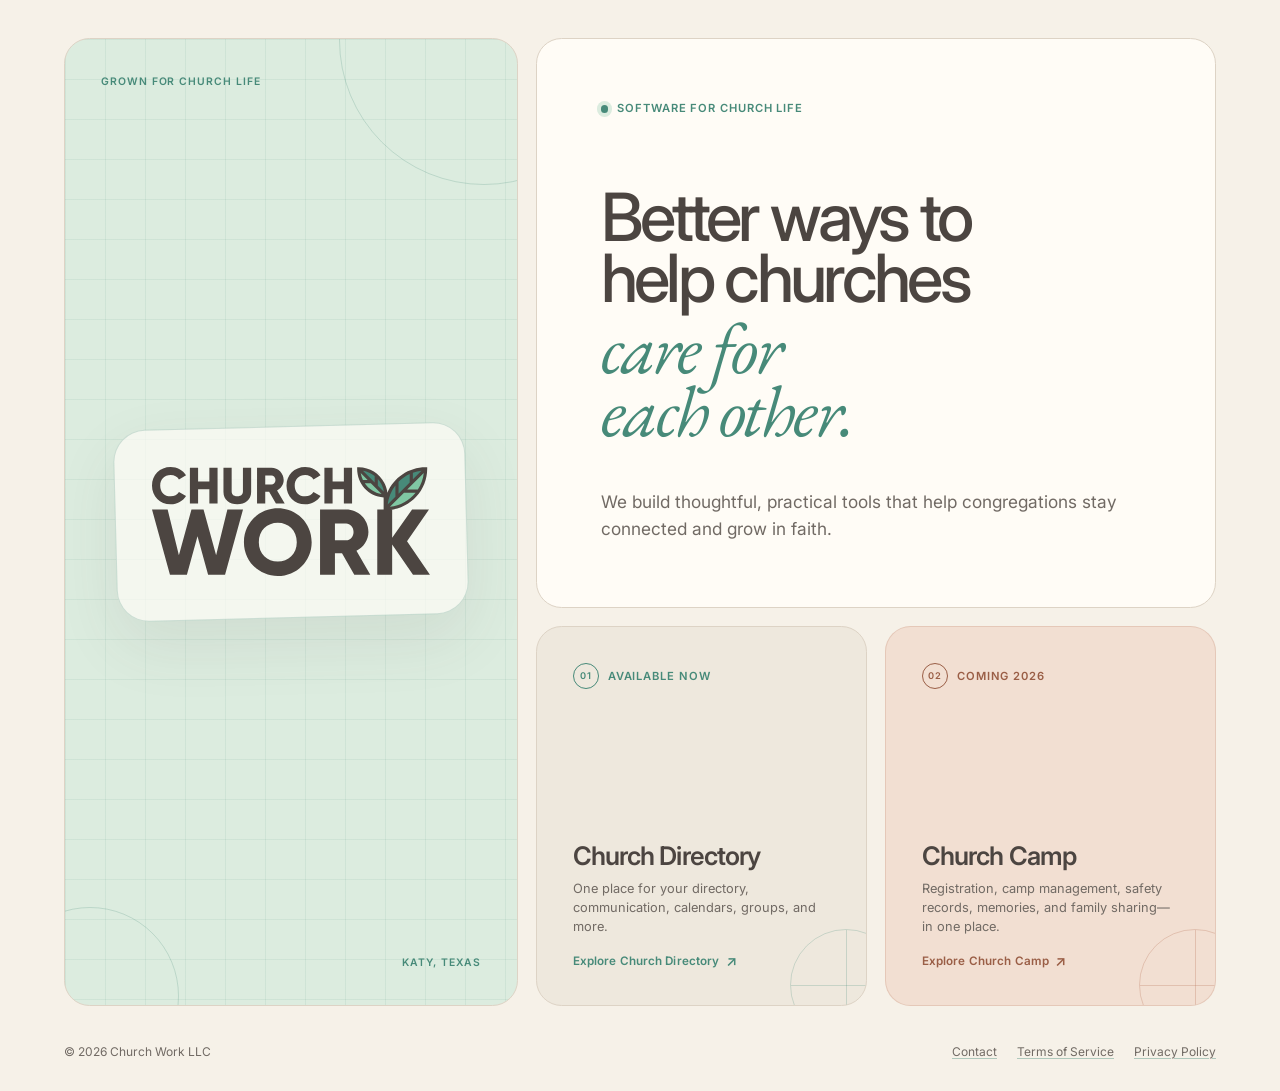
<file: index.htm>
<!doctype html>
<html lang="en">
  <head>
    <meta charset="UTF-8" />
    <meta name="viewport" content="width=device-width, initial-scale=1" />
    <meta
      name="description"
      content="Church Work builds thoughtful software for churches, including Church Directory and Church Camp."
    />
    <meta name="author" content="Church Work LLC" />
    <meta name="theme-color" content="#f6f1e8" />
    <meta property="og:type" content="website" />
    <meta property="og:url" content="https://church.work/" />
    <meta property="og:title" content="Church Work" />
    <meta
      property="og:description"
      content="Thoughtful, practical software that helps churches care for each other."
    />
    <meta property="og:image" content="https://church.work/img/og.png" />
    <meta property="og:image:width" content="1200" />
    <meta property="og:image:height" content="630" />
    <meta
      property="og:image:alt"
      content="Church Work — Better ways to help churches care for each other."
    />
    <meta name="twitter:card" content="summary_large_image" />
    <meta name="twitter:title" content="Church Work" />
    <meta
      name="twitter:description"
      content="Thoughtful, practical software that helps churches care for each other."
    />
    <meta name="twitter:image" content="https://church.work/img/og.png" />
    <meta
      name="twitter:image:alt"
      content="Church Work — Better ways to help churches care for each other."
    />
    <title>Church Work</title>
    <link rel="canonical" href="https://church.work/" />
    <link rel="apple-touch-icon" href="img/favicons/apple-touch-icon.png" sizes="180x180" />
    <link rel="icon" href="img/favicons/favicon-32x32.png" type="image/png" sizes="32x32" />
    <link rel="icon" href="img/favicons/favicon-16x16.png" type="image/png" sizes="16x16" />
    <link rel="icon" href="img/favicons/favicon.ico" sizes="any" />
    <link rel="manifest" href="img/favicons/site.webmanifest" />
    <link rel="preconnect" href="https://fonts.googleapis.com" />
    <link rel="preconnect" href="https://fonts.gstatic.com" crossorigin />
    <link
      href="https://fonts.googleapis.com/css2?family=EB+Garamond:ital@1&amp;family=Inter:wght@400;500;600&amp;display=swap"
      rel="stylesheet"
    />
    <link rel="stylesheet" href="styles.css" />
    <script src="https://cdn.usefathom.com/script.js" data-site="RSKURLSF" defer></script>
  </head>
  <body data-file-root=".">
    <main class="site-shell">
      <div class="hero">
        <div class="brand-panel">
          <span class="brand-kicker">Grown for church life</span>
          <div class="brand-frame">
            <img
              class="brand-mark"
              src="img/logo_cw_v3_2026.svg"
              alt="Church Work"
              width="6390"
              height="2509"
            />
          </div>
          <span class="brand-location">Katy, Texas</span>
        </div>

        <div class="content">
          <section class="intro" aria-labelledby="intro-title">
            <p class="eyebrow"><i aria-hidden="true"></i>Software for church life</p>
            <h1 id="intro-title">
              Better ways to help churches
              <em>care for each other.</em>
            </h1>
            <p class="lede">
              We build thoughtful, practical tools that help congregations stay
              connected and grow in faith.
            </p>
          </section>

          <section class="products" aria-label="Church Work products">
            <a class="product-card" href="https://church.directory/?ref=church.work">
              <p class="product-meta"><span>01</span>Available now</p>
              <h2>Church Directory</h2>
              <p>
                One place for your directory, communication, calendars,
                groups, and more.
              </p>
              <span class="product-link">
                Explore Church Directory <i aria-hidden="true">↗</i>
              </span>
              <span class="product-accent" aria-hidden="true"></span>
            </a>

            <a
              class="product-card product-card--warm"
              href="https://churchcamp.app/?ref=church.work"
            >
              <p class="product-meta"><span>02</span>Coming 2026</p>
              <h2>Church Camp</h2>
              <p>
                Registration, camp management, safety records, memories, and
                family sharing—in one place.
              </p>
              <span class="product-link">
                Explore Church Camp <i aria-hidden="true">↗</i>
              </span>
              <span class="product-accent" aria-hidden="true"></span>
            </a>
          </section>
        </div>
      </div>
    </main>

    <footer class="site-footer">
      <p>&copy; <span id="current-year"></span> Church Work LLC</p>
      <nav aria-label="Company links">
        <a href="mailto:hello@church.work">Contact</a>
        <a href="/terms-of-service/">Terms of Service</a>
        <a href="/privacy-policy/">Privacy Policy</a>
      </nav>
    </footer>

    <script>
      document.getElementById("current-year").textContent = new Date().getFullYear();
      if (window.location.protocol === "file:") {
        const fileRoot = document.body.dataset.fileRoot;
        document.querySelectorAll('a[href^="/"]').forEach((link) => {
          const path = link.getAttribute("href").replace(/^\/+|\/+$/g, "");
          link.href = path ? `${fileRoot}/${path}/index.htm` : `${fileRoot}/index.htm`;
        });
      }
    </script>
  </body>
</html>
</file>
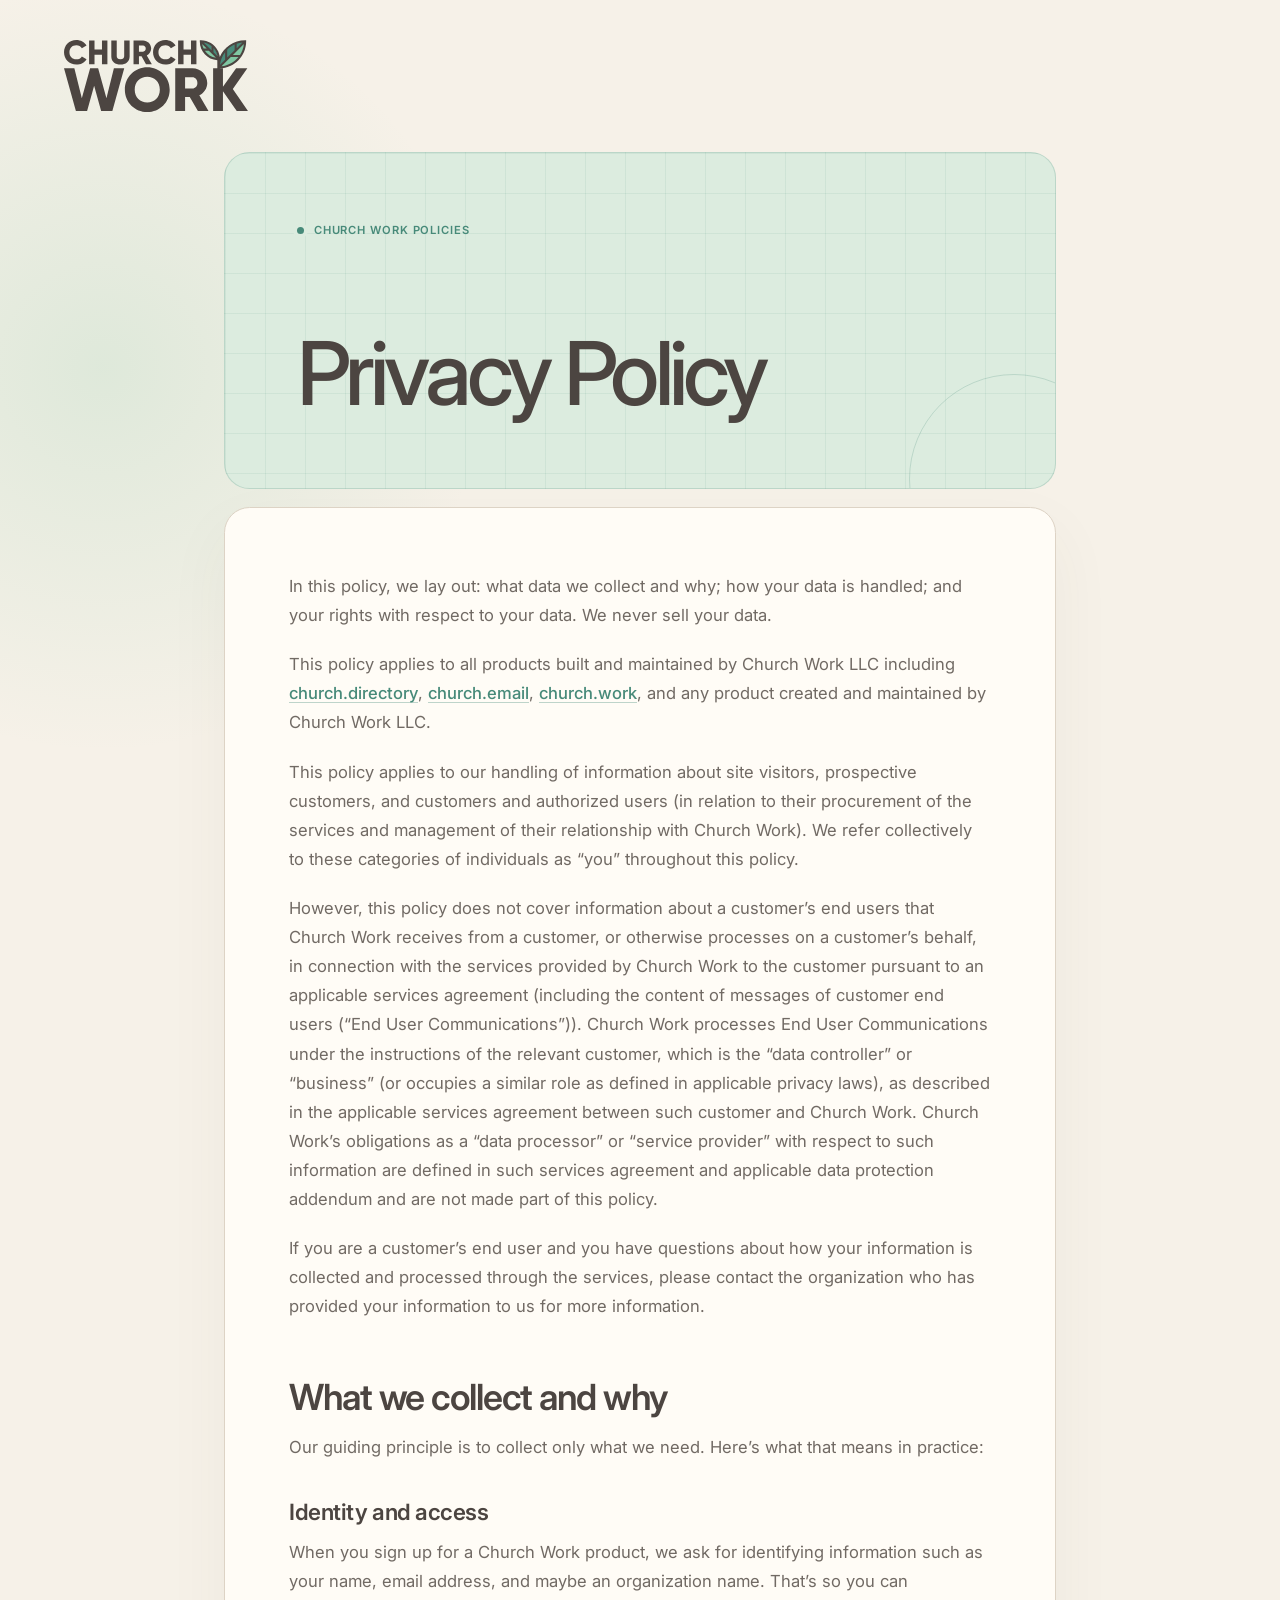
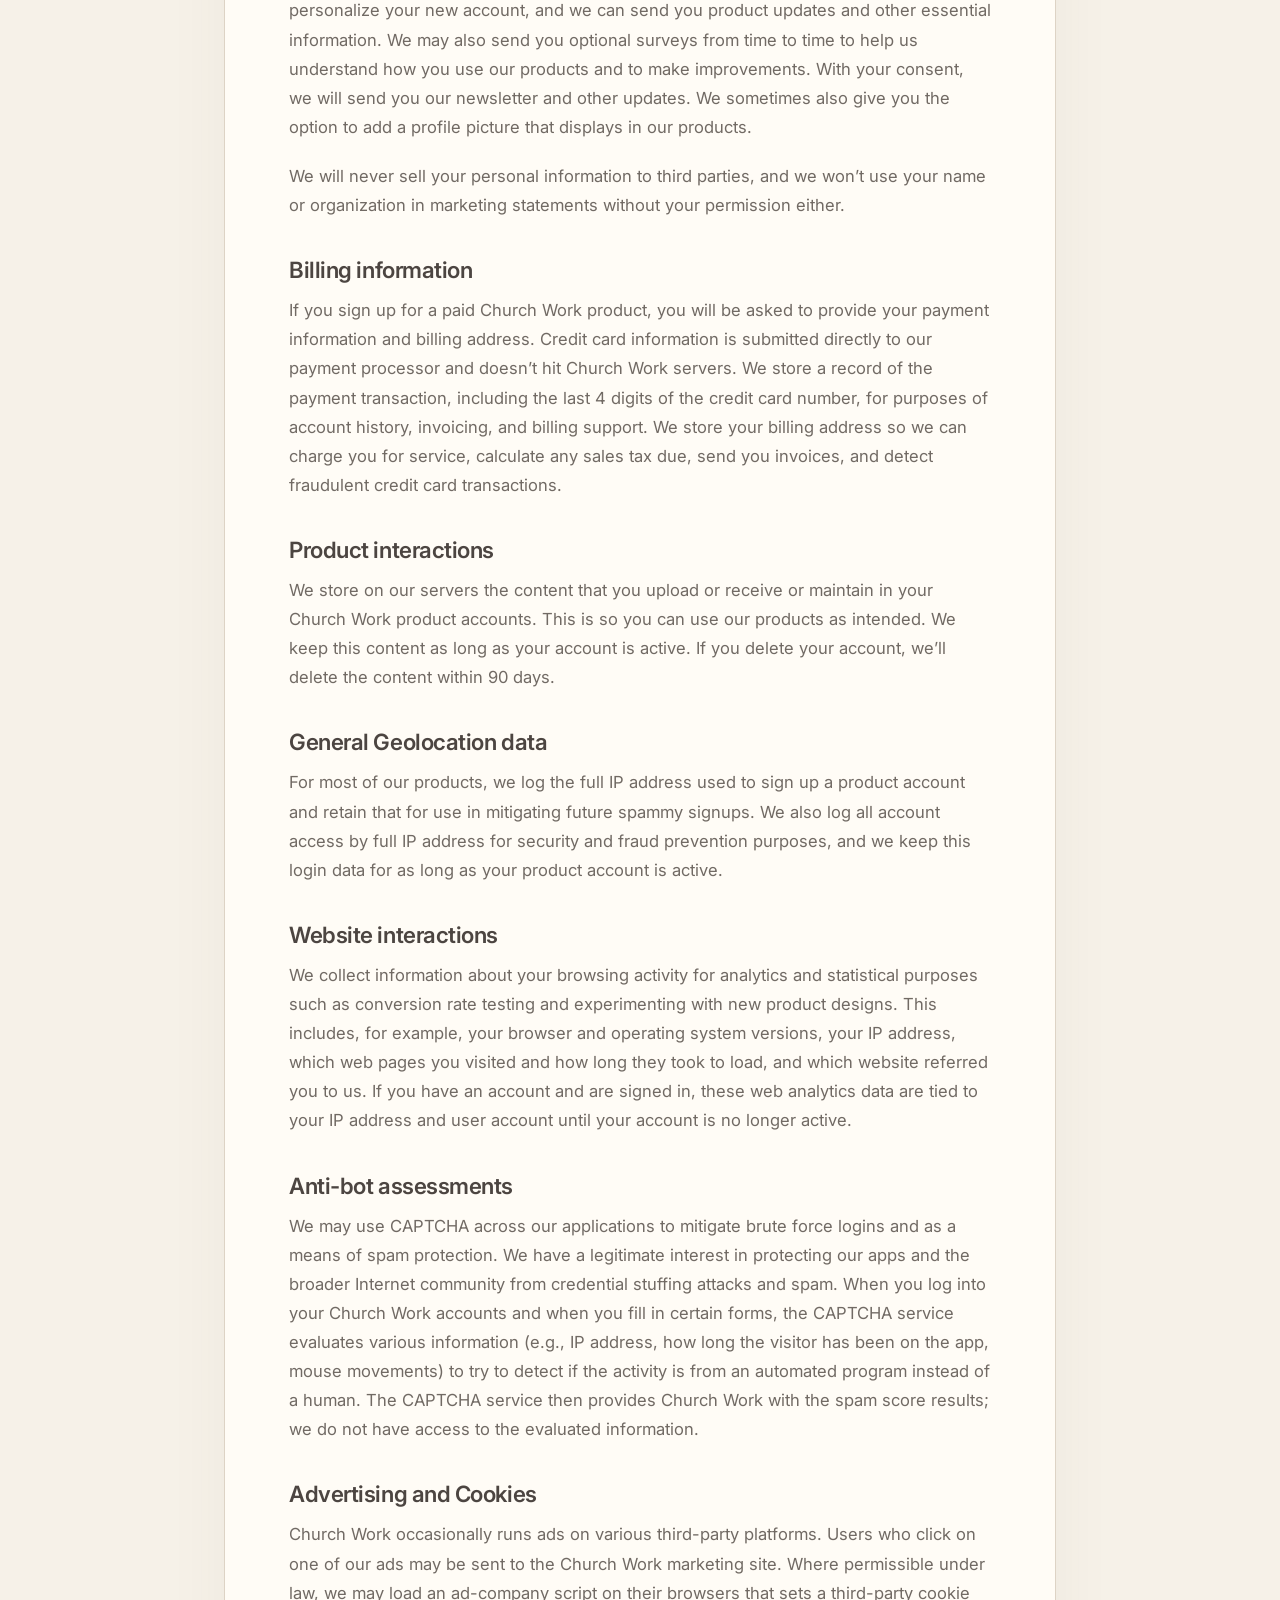
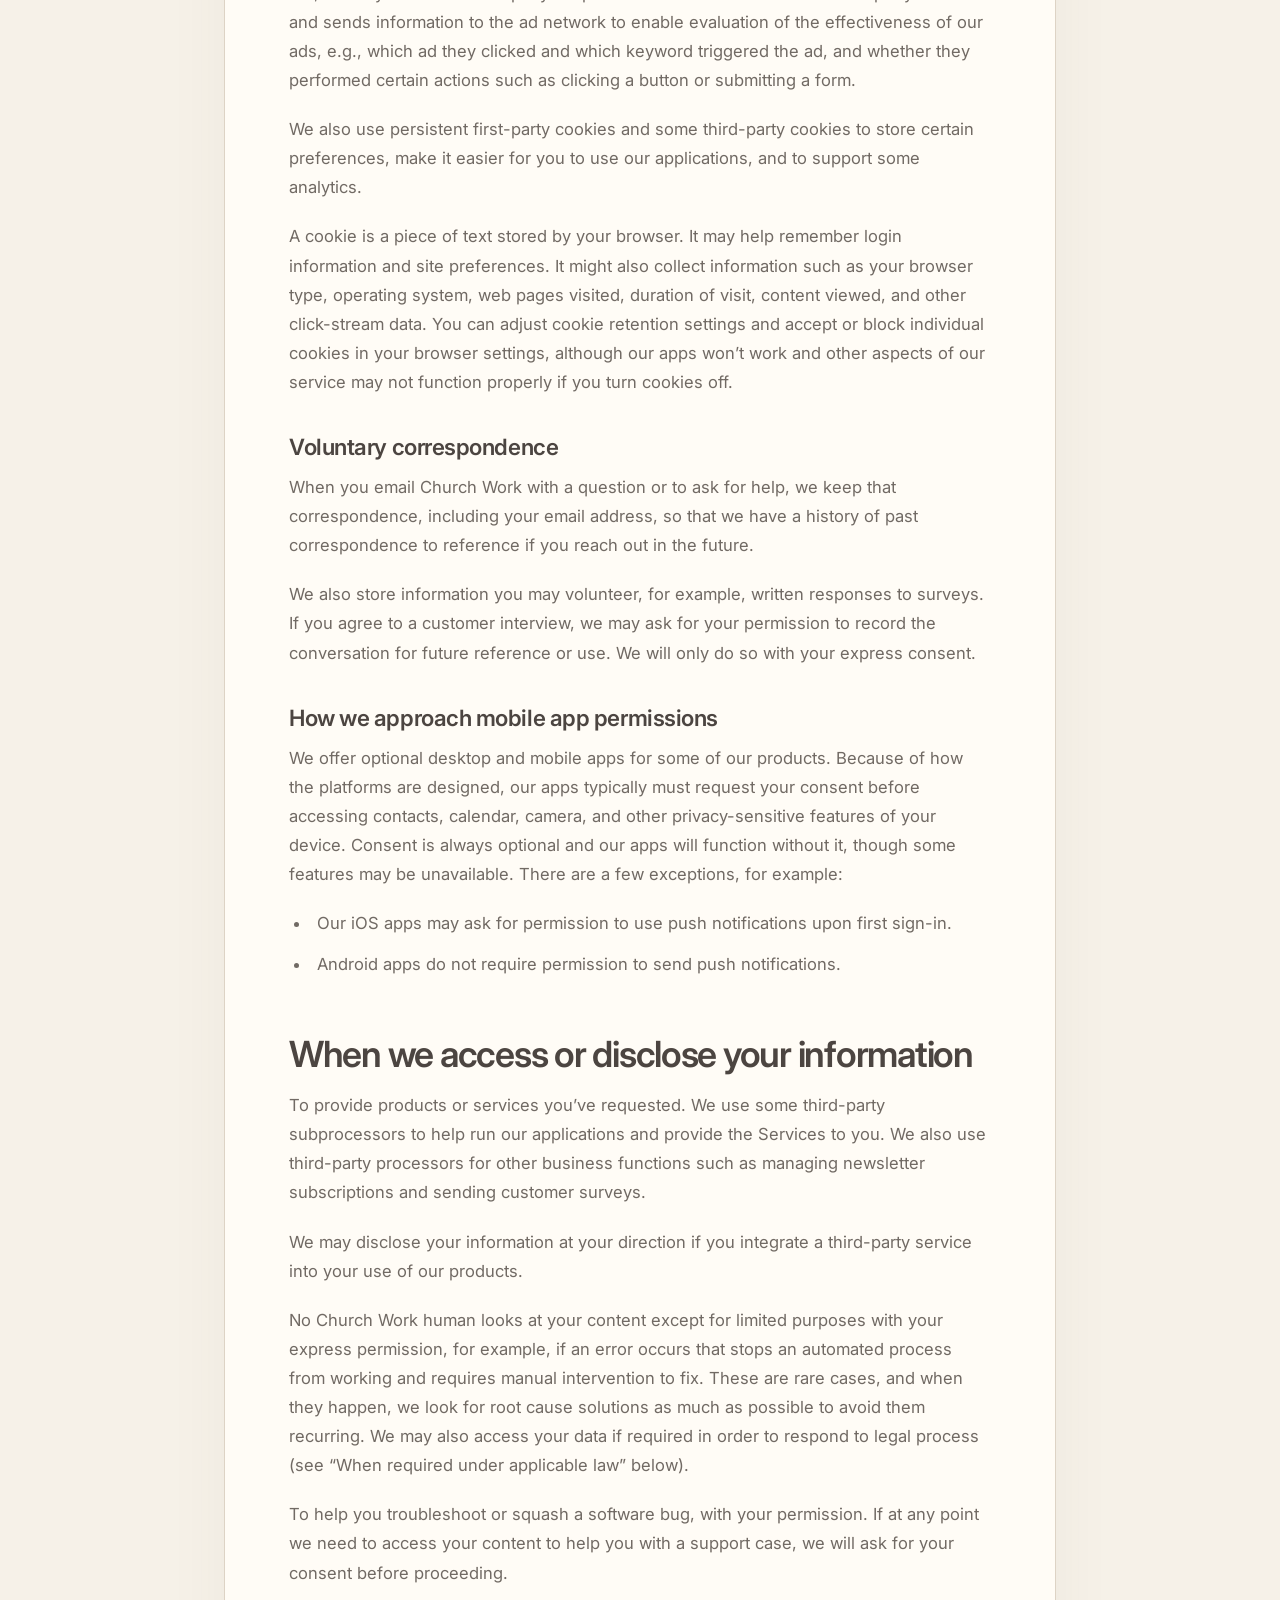
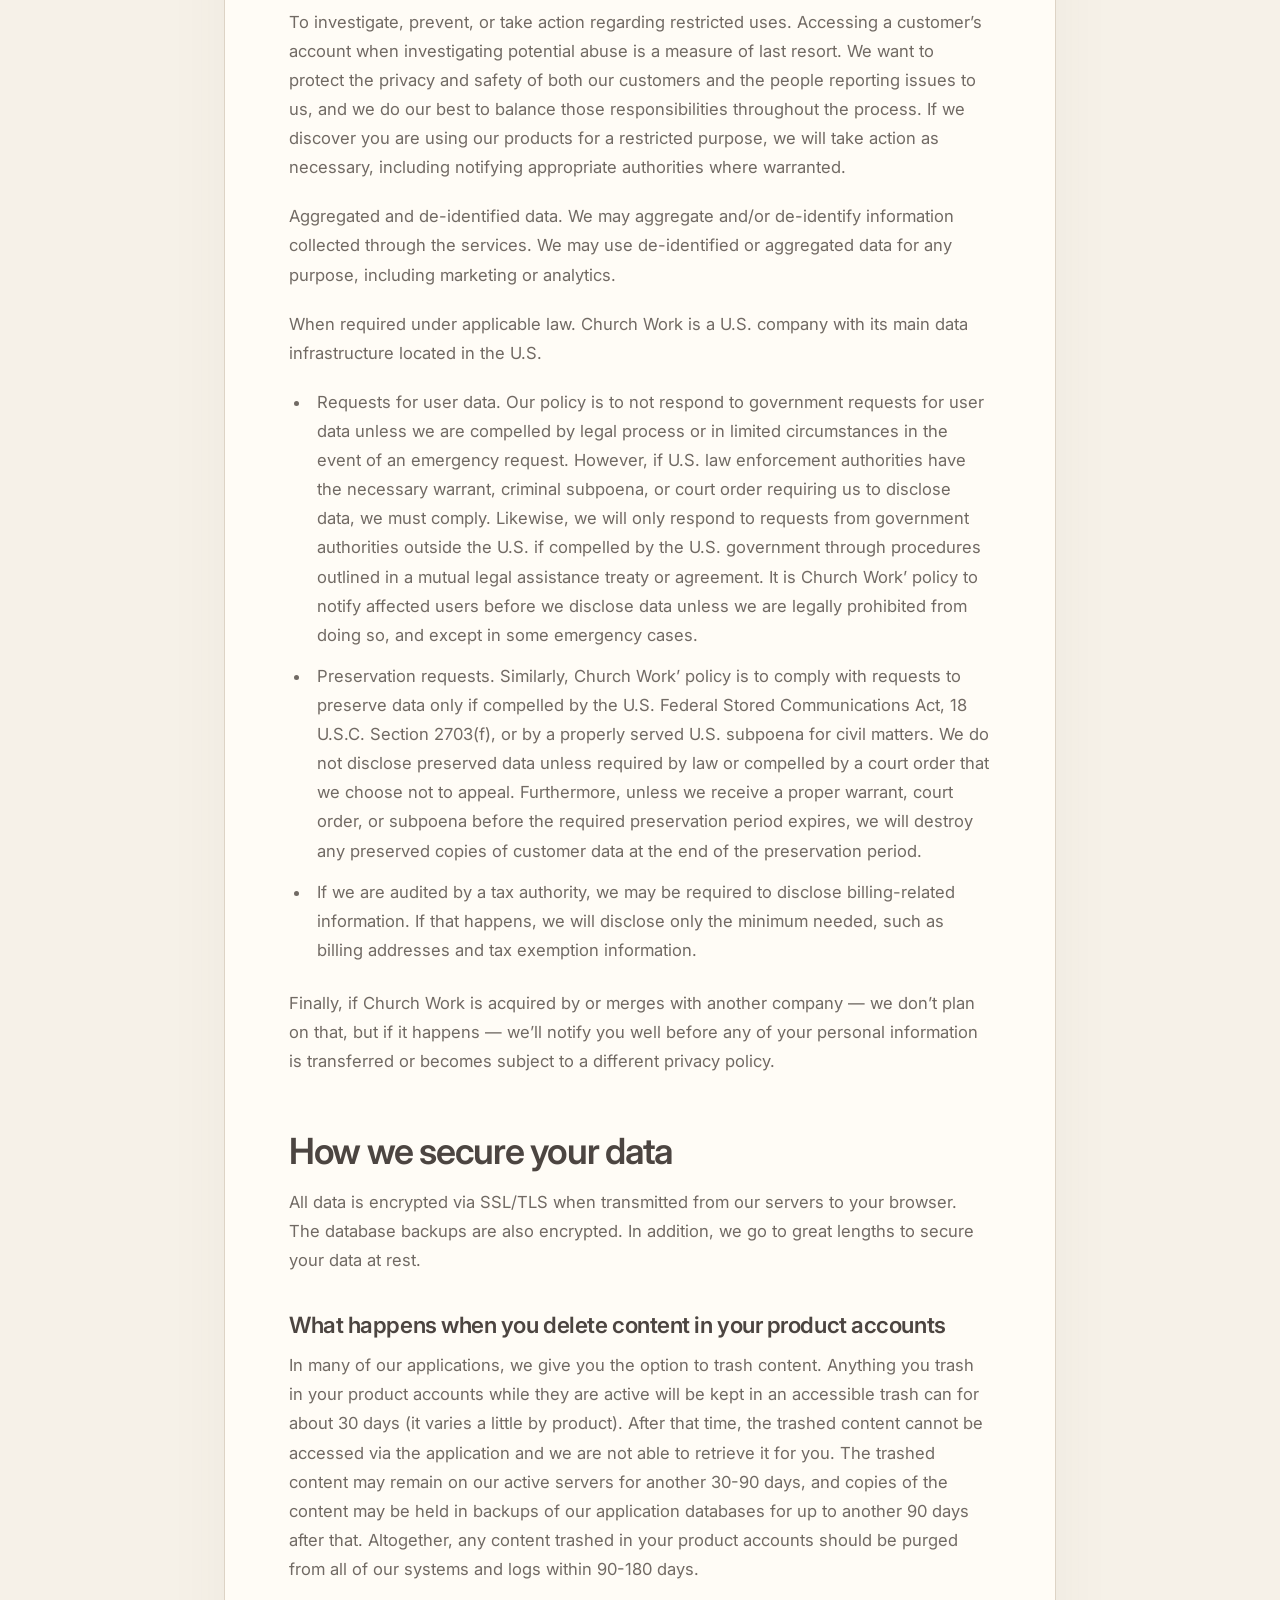
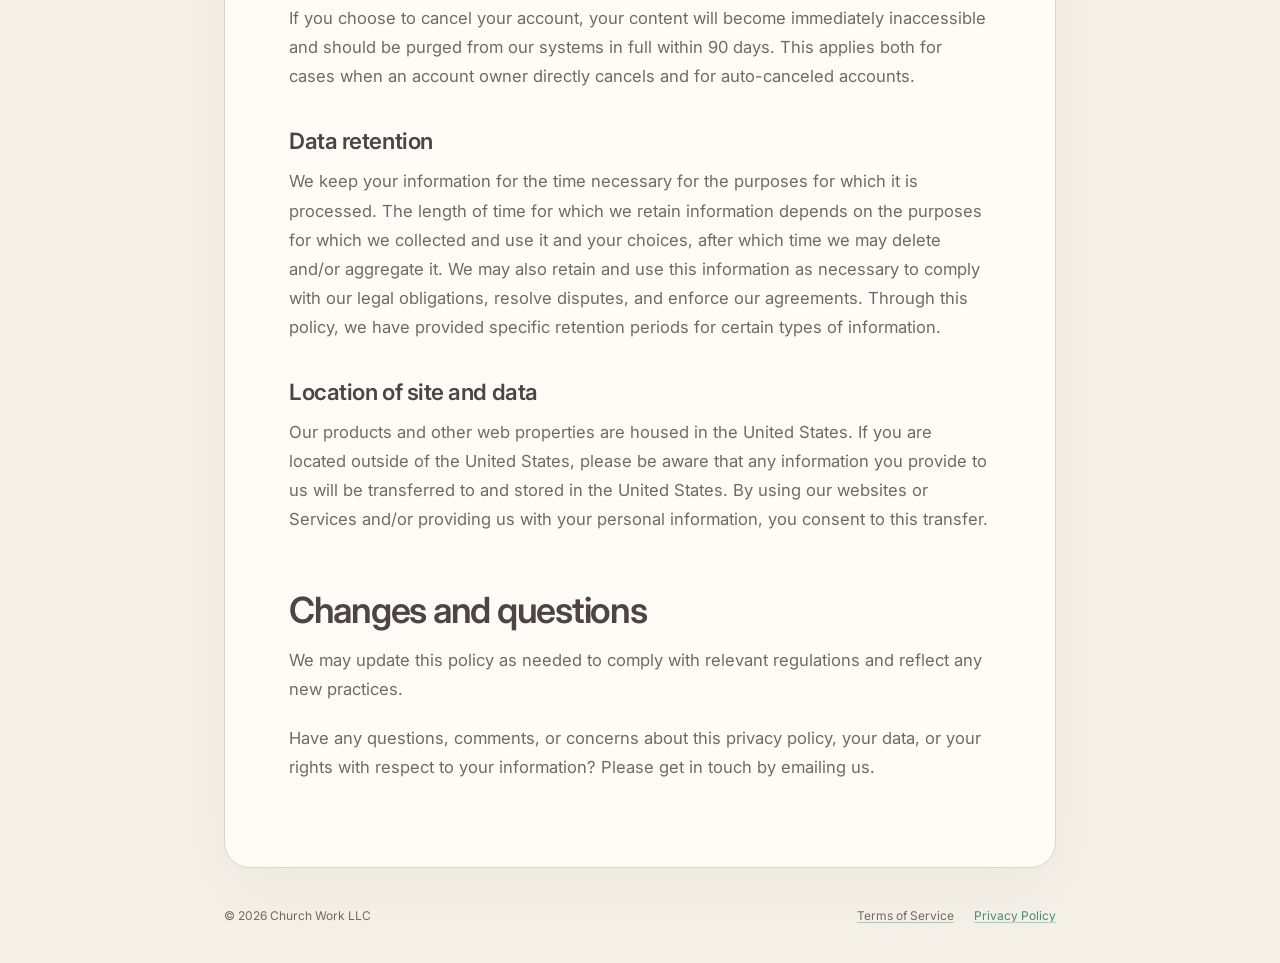
<file: privacy-policy/index.htm>
<!DOCTYPE html>
<html lang="en">
<head>
    <meta charset="utf-8">
    <meta http-equiv="X-UA-Compatible" content="IE=edge">
    <meta name="viewport" content="width=device-width, initial-scale=1">
    <meta name="author" content="Church Work LLC">
    <meta name="description" content="Church Work Privacy Policy">
    <meta property="og:type" content="website">
    <meta property="og:url" content="https://church.work/privacy-policy/">
    <meta property="og:title" content="Privacy Policy - Church Work">
    <meta property="og:description" content="Church Work Privacy Policy">
    <meta name="twitter:card" content="summary">
    <meta name="twitter:title" content="Privacy Policy - Church Work">
    <meta name="twitter:description" content="Church Work Privacy Policy">

    <link rel="apple-touch-icon" sizes="180x180" href="../img/favicons/apple-touch-icon.png">
    <link rel="icon" type="image/png" sizes="32x32" href="../img/favicons/favicon-32x32.png">
    <link rel="icon" type="image/png" sizes="16x16" href="../img/favicons/favicon-16x16.png">
    <link rel="manifest" href="../img/favicons/site.webmanifest">
    <link rel="icon" href="../img/favicons/favicon.ico" sizes="any">
    <meta name="theme-color" content="#f6f1e8">

    <title>Privacy Policy - Church Work</title>

    <link rel="canonical" href="https://church.work/privacy-policy/">
    <link rel="preconnect" href="https://fonts.googleapis.com">
    <link rel="preconnect" href="https://fonts.gstatic.com" crossorigin>
    <link href="https://fonts.googleapis.com/css2?family=EB+Garamond:ital@1&amp;family=Inter:wght@400;500;600&amp;display=swap" rel="stylesheet">
    <link rel="stylesheet" href="../styles.css">
    <script src="https://cdn.usefathom.com/script.js" data-site="RSKURLSF" defer></script>
</head>

<body class="legal-page" data-file-root="..">

    <div class="legal-shell">
        <!-- Header -->
        <header class="legal-header">
          <nav aria-label="Global">
            <a href="/" aria-label="Church Work home">
              <img src="../img/logo_cw_v3_2026.svg" alt="Church Work" width="6390" height="2509">
            </a>
          </nav>
        </header>
      
        <main class="legal-main">
          <!-- Header section -->
          <div class="legal-hero">
            <p class="eyebrow"><i aria-hidden="true"></i>Church Work policies</p>
            <h1>Privacy Policy</h1>
          </div>

          <article class="legal-content">
              
                <p>In this policy, we lay out: what data we collect and why; how your data is handled; and your rights with respect to your data. We never sell your data.</p><br>
                <p>This policy applies to all products built and maintained by Church Work LLC including <a href='church.directory'>church.directory</a>, <a href='church.email'>church.email</a>, <a href='church.work'>church.work</a>, and any product created and maintained by Church Work LLC.</p><br>
                <p>This policy applies to our handling of information about site visitors, prospective customers, and customers and authorized users (in relation to their procurement of the services and management of their relationship with Church Work). We refer collectively to these categories of individuals as “you” throughout this policy.</p><br>
                <p>However, this policy does not cover information about a customer’s end users that Church Work receives from a customer, or otherwise processes on a customer’s behalf, in connection with the services provided by Church Work to the customer pursuant to an applicable services agreement (including the content of messages of customer end users (“End User Communications”)). Church Work processes End User Communications under the instructions of the relevant customer, which is the “data controller” or “business” (or occupies a similar role as defined in applicable privacy laws), as described in the applicable services agreement between such customer and Church Work. Church Work’s obligations as a “data processor” or “service provider” with respect to such information are defined in such services agreement and applicable data protection addendum and are not made part of this policy.</p><br>
                <p>If you are a customer’s end user and you have questions about how your information is collected and processed through the services, please contact the organization who has provided your information to us for more information.</p><br>
                <h2 id='What we collect and why'>What we collect and why</h2><br>
                <p>Our guiding principle is to collect only what we need. Here’s what that means in practice:</p><br>
                <h3 id='Identity and access'>Identity and access</h3><br>
                <p>When you sign up for a Church Work product, we ask for identifying information such as your name, email address, and maybe an organization name. That’s so you can personalize your new account, and we can send you product updates and other essential information. We may also send you optional surveys from time to time to help us understand how you use our products and to make improvements. With your consent, we will send you our newsletter and other updates. We sometimes also give you the option to add a profile picture that displays in our products.</p><br>
                <p>We will never sell your personal information to third parties, and we won’t use your name or organization in marketing statements without your permission either.</p><br>
                <h3 id='Billing information'>Billing information</h3><br>
                <p>If you sign up for a paid Church Work product, you will be asked to provide your payment information and billing address. Credit card information is submitted directly to our payment processor and doesn’t hit Church Work servers. We store a record of the payment transaction, including the last 4 digits of the credit card number, for purposes of account history, invoicing, and billing support. We store your billing address so we can charge you for service, calculate any sales tax due, send you invoices, and detect fraudulent credit card transactions.</p><br>
                <h3 id='Product interactions'>Product interactions</h3><br>
                <p>We store on our servers the content that you upload or receive or maintain in your Church Work product accounts. This is so you can use our products as intended. We keep this content as long as your account is active. If you delete your account, we’ll delete the content within 90 days.</p><br>
                <h3 id='General Geolocation data'>General Geolocation data</h3><br>
                <p>For most of our products, we log the full IP address used to sign up a product account and retain that for use in mitigating future spammy signups. We also log all account access by full IP address for security and fraud prevention purposes, and we keep this login data for as long as your product account is active.</p><br>
                <h3 id='Website interactions'>Website interactions</h3><br>
                <p>We collect information about your browsing activity for analytics and statistical purposes such as conversion rate testing and experimenting with new product designs. This includes, for example, your browser and operating system versions, your IP address, which web pages you visited and how long they took to load, and which website referred you to us. If you have an account and are signed in, these web analytics data are tied to your IP address and user account until your account is no longer active.</p><br>
                <h3 id='Anti-bot assessments'>Anti-bot assessments</h3><br>
                <p>We may use CAPTCHA across our applications to mitigate brute force logins and as a means of spam protection. We have a legitimate interest in protecting our apps and the broader Internet community from credential stuffing attacks and spam. When you log into your Church Work accounts and when you fill in certain forms, the CAPTCHA service evaluates various information (e.g., IP address, how long the visitor has been on the app, mouse movements) to try to detect if the activity is from an automated program instead of a human. The CAPTCHA service then provides Church Work with the spam score results; we do not have access to the evaluated information.</p><br>
                <h3 id='Advertising and Cookies'>Advertising and Cookies</h3><br>
                <p>Church Work occasionally runs ads on various third-party platforms. Users who click on one of our ads may be sent to the Church Work marketing site. Where permissible under law, we may load an ad-company script on their browsers that sets a third-party cookie and sends information to the ad network to enable evaluation of the effectiveness of our ads, e.g., which ad they clicked and which keyword triggered the ad, and whether they performed certain actions such as clicking a button or submitting a form.</p><br>
                <p>We also use persistent first-party cookies and some third-party cookies to store certain preferences, make it easier for you to use our applications, and to support some analytics.</p><br>
                <p>A cookie is a piece of text stored by your browser. It may help remember login information and site preferences. It might also collect information such as your browser type, operating system, web pages visited, duration of visit, content viewed, and other click-stream data. You can adjust cookie retention settings and accept or block individual cookies in your browser settings, although our apps won’t work and other aspects of our service may not function properly if you turn cookies off.</p><br>
                <h3 id='Voluntary correspondence'>Voluntary correspondence</h3><br>
                <p>When you email Church Work with a question or to ask for help, we keep that correspondence, including your email address, so that we have a history of past correspondence to reference if you reach out in the future.</p><br>
                <p>We also store information you may volunteer, for example, written responses to surveys. If you agree to a customer interview, we may ask for your permission to record the conversation for future reference or use. We will only do so with your express consent.</p><br>
                <h3 id='How we approach mobile app permissions'>How we approach mobile app permissions</h3><br>
                <p>We offer optional desktop and mobile apps for some of our products. Because of how the platforms are designed, our apps typically must request your consent before accessing contacts, calendar, camera, and other privacy-sensitive features of your device. Consent is always optional and our apps will function without it, though some features may be unavailable. There are a few exceptions, for example:</p><br>
                <ul>
                <li>Our iOS apps may ask for permission to use push notifications upon first sign-in.</li>
                <li>Android apps do not require permission to send push notifications.</li>
                </ul><br>
                <h2 id='When we access or disclose your information'>When we access or disclose your information</h2><br>
                <p>To provide products or services you’ve requested. We use some third-party subprocessors to help run our applications and provide the Services to you. We also use third-party processors for other business functions such as managing newsletter subscriptions and sending customer surveys.</p><br>
                <p>We may disclose your information at your direction if you integrate a third-party service into your use of our products.</p><br>
                <p>No Church Work human looks at your content except for limited purposes with your express permission, for example, if an error occurs that stops an automated process from working and requires manual intervention to fix. These are rare cases, and when they happen, we look for root cause solutions as much as possible to avoid them recurring. We may also access your data if required in order to respond to legal process (see “When required under applicable law” below).</p><br>
                <p>To help you troubleshoot or squash a software bug, with your permission. If at any point we need to access your content to help you with a support case, we will ask for your consent before proceeding.</p><br>
                <p>To investigate, prevent, or take action regarding restricted uses. Accessing a customer’s account when investigating potential abuse is a measure of last resort. We want to protect the privacy and safety of both our customers and the people reporting issues to us, and we do our best to balance those responsibilities throughout the process. If we discover you are using our products for a restricted purpose, we will take action as necessary, including notifying appropriate authorities where warranted.</p><br>
                <p>Aggregated and de-identified data. We may aggregate and/or de-identify information collected through the services. We may use de-identified or aggregated data for any purpose, including marketing or analytics.</p><br>
                <p>When required under applicable law. Church Work is a U.S. company with its main data infrastructure located in the U.S.</p><br>
                <ul>
                <li>Requests for user data. Our policy is to not respond to government requests for user data unless we are compelled by legal process or in limited circumstances in the event of an emergency request. However, if U.S. law enforcement authorities have the necessary warrant, criminal subpoena, or court order requiring us to disclose data, we must comply. Likewise, we will only respond to requests from government authorities outside the U.S. if compelled by the U.S. government through procedures outlined in a mutual legal assistance treaty or agreement. It is Church Work’ policy to notify affected users before we disclose data unless we are legally prohibited from doing so, and except in some emergency cases.</li>
                <li>Preservation requests. Similarly, Church Work’ policy is to comply with requests to preserve data only if compelled by the U.S. Federal Stored Communications Act, 18 U.S.C. Section 2703(f), or by a properly served U.S. subpoena for civil matters. We do not disclose preserved data unless required by law or compelled by a court order that we choose not to appeal. Furthermore, unless we receive a proper warrant, court order, or subpoena before the required preservation period expires, we will destroy any preserved copies of customer data at the end of the preservation period.</li>
                <li>If we are audited by a tax authority, we may be required to disclose billing-related information. If that happens, we will disclose only the minimum needed, such as billing addresses and tax exemption information.</li>
                </ul><br>
                <p>Finally, if Church Work is acquired by or merges with another company — we don’t plan on that, but if it happens — we’ll notify you well before any of your personal information is transferred or becomes subject to a different privacy policy.</p><br>
                <h2 id='How we secure your data'>How we secure your data</h2><br>
                <p>All data is encrypted via SSL/TLS when transmitted from our servers to your browser. The database backups are also encrypted. In addition, we go to great lengths to secure your data at rest.</p><br>
                <h3 id='What happens when you delete content in your product accounts'>What happens when you delete content in your product accounts</h3><br>
                <p>In many of our applications, we give you the option to trash content. Anything you trash in your product accounts while they are active will be kept in an accessible trash can for about 30 days (it varies a little by product). After that time, the trashed content cannot be accessed via the application and we are not able to retrieve it for you. The trashed content may remain on our active servers for another 30-90 days, and copies of the content may be held in backups of our application databases for up to another 90 days after that. Altogether, any content trashed in your product accounts should be purged from all of our systems and logs within 90-180 days.</p><br>
                <p>If you choose to cancel your account, your content will become immediately inaccessible and should be purged from our systems in full within 90 days. This applies both for cases when an account owner directly cancels and for auto-canceled accounts.</p><br>
                <h3 id='Data retention'>Data retention</h3><br>
                <p>We keep your information for the time necessary for the purposes for which it is processed. The length of time for which we retain information depends on the purposes for which we collected and use it and your choices, after which time we may delete and/or aggregate it. We may also retain and use this information as necessary to comply with our legal obligations, resolve disputes, and enforce our agreements. Through this policy, we have provided specific retention periods for certain types of information.</p><br>
                <h3 id='Location of site and data'>Location of site and data</h3><br>
                <p>Our products and other web properties are housed in the United States. If you are located outside of the United States, please be aware that any information you provide to us will be transferred to and stored in the United States. By using our websites or Services and/or providing us with your personal information, you consent to this transfer.</p><br>
                <h2 id='Changes and questions'>Changes and questions</h2><br>
                <p>We may update this policy as needed to comply with relevant regulations and reflect any new practices.</p><br>
                <p>Have any questions, comments, or concerns about this privacy policy, your data, or your rights with respect to your information? Please get in touch by emailing us.</p>

          </article>
        </main>
      
        <!-- Footer -->
        <footer class="legal-footer">
          <p>&copy; <span class="current-year"></span> Church Work LLC</p>
          <nav aria-label="Policy links">
            <a href="/terms-of-service/">Terms of Service</a>
            <a href="/privacy-policy/" aria-current="page">Privacy Policy</a>
          </nav>
        </footer>
      </div>
    <script>
      document.querySelector(".current-year").textContent = new Date().getFullYear();
      if (window.location.protocol === "file:") {
        const fileRoot = document.body.dataset.fileRoot;
        document.querySelectorAll('a[href^="/"]').forEach((link) => {
          const path = link.getAttribute("href").replace(/^\/+|\/+$/g, "");
          link.href = path ? `${fileRoot}/${path}/index.htm` : `${fileRoot}/index.htm`;
        });
      }
    </script>
</body>
</html>
</file>
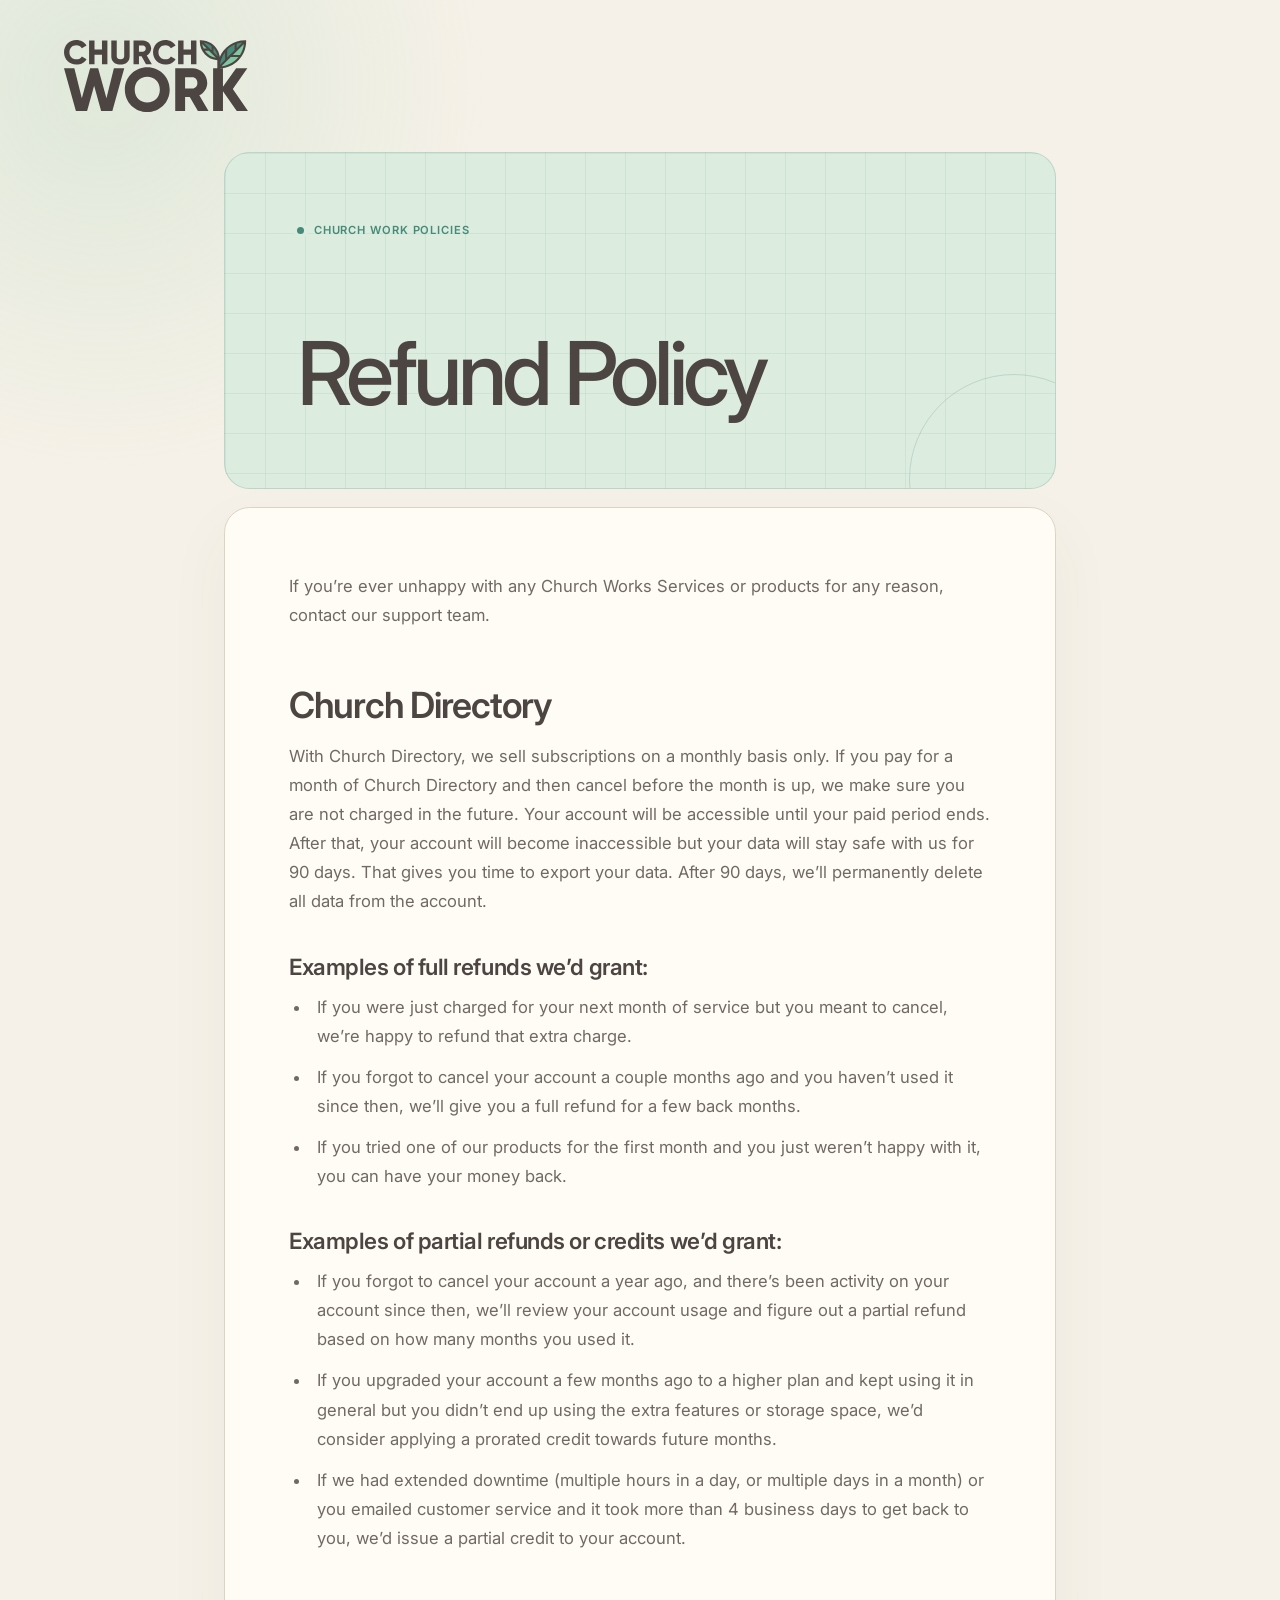
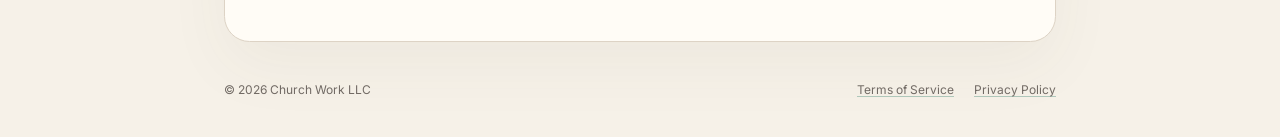
<file: refund-policy/index.htm>
<!DOCTYPE html>
<html lang="en">
<head>
    <meta charset="utf-8">
    <meta http-equiv="X-UA-Compatible" content="IE=edge">
    <meta name="viewport" content="width=device-width, initial-scale=1">
    <meta name="author" content="Church Work LLC">
    <meta name="description" content="Church Work Refund Policy">
    <meta property="og:type" content="website">
    <meta property="og:url" content="https://church.work/refund-policy/">
    <meta property="og:title" content="Refund Policy - Church Work">
    <meta property="og:description" content="Church Work Refund Policy">
    <meta name="twitter:card" content="summary">
    <meta name="twitter:title" content="Refund Policy - Church Work">
    <meta name="twitter:description" content="Church Work Refund Policy">
    
    <link rel="apple-touch-icon" sizes="180x180" href="../img/favicons/apple-touch-icon.png">
    <link rel="icon" type="image/png" sizes="32x32" href="../img/favicons/favicon-32x32.png">
    <link rel="icon" type="image/png" sizes="16x16" href="../img/favicons/favicon-16x16.png">
    <link rel="manifest" href="../img/favicons/site.webmanifest">
    <link rel="icon" href="../img/favicons/favicon.ico" sizes="any">
    <meta name="theme-color" content="#f6f1e8">

    <title>Refund Policy - Church Work</title>

    <link rel="canonical" href="https://church.work/refund-policy/">
    <link rel="preconnect" href="https://fonts.googleapis.com">
    <link rel="preconnect" href="https://fonts.gstatic.com" crossorigin>
    <link href="https://fonts.googleapis.com/css2?family=EB+Garamond:ital@1&amp;family=Inter:wght@400;500;600&amp;display=swap" rel="stylesheet">
    <link rel="stylesheet" href="../styles.css">
    <script src="https://cdn.usefathom.com/script.js" data-site="RSKURLSF" defer></script>
</head>

<body class="legal-page" data-file-root="..">

    <div class="legal-shell">
        <!-- Header -->
        <header class="legal-header">
          <nav aria-label="Global">
            <a href="/" aria-label="Church Work home">
              <img src="../img/logo_cw_v3_2026.svg" alt="Church Work" width="6390" height="2509">
            </a>
          </nav>
        </header>
      
        <main class="legal-main">
          <!-- Header section -->
          <div class="legal-hero">
            <p class="eyebrow"><i aria-hidden="true"></i>Church Work policies</p>
            <h1>Refund Policy</h1>
          </div>

          <article class="legal-content">
<p>If you’re ever unhappy with any Church Works Services or products for any reason, contact our support team.</p><br>
<h2 id='Church Directory' class="font-semibold text-xl">Church Directory</h2><br>
<p>With Church Directory, we sell subscriptions on a monthly basis only. If you pay for a month of Church Directory and then cancel before the month is up,
we make sure you are not charged in the future. Your account will be accessible until your paid period ends.
After that, your account will become inaccessible but your data will stay safe with us for 90 days.
That gives you time to export your data.
After 90 days, we’ll permanently delete all data from the account.</p><br>
<h3 id='Examples of full refunds we’d grant:'>Examples of full refunds we’d grant:</h3><br>
<ul style="list-style-type: disc;" class="ml-6">
<li>If you were just charged for your next month of service but you meant to cancel, we’re happy to refund that extra charge.</li>
<li>If you forgot to cancel your account a couple months ago and you haven’t used it since then, we’ll give you a full refund for a few back months.</li>
<li>If you tried one of our products for the first month and you just weren’t happy with it, you can have your money back.</li>
</ul><br>
<h3 id='Examples of partial refunds or credits we’d grant:'>Examples of partial refunds or credits we’d grant:</h3><br>
<ul style="list-style-type: disc;" class="ml-6">
<li>If you forgot to cancel your account a year ago, and there’s been activity on your account since then, we’ll review your account usage and figure out a partial refund based on how many months you used it.</li>
<li>If you upgraded your account a few months ago to a higher plan and kept using it in general but you didn’t end up using the extra features or storage space, we’d consider applying a prorated credit towards future months.</li>
<li>If we had extended downtime (multiple hours in a day, or multiple days in a month) or you emailed customer service and it took more than 4 business days to get back to you, we’d issue a partial credit to your account.</li>
</ul>
          </article>


        </main>
      
        <!-- Footer -->
        <footer class="legal-footer">
          <p>&copy; <span class="current-year"></span> Church Work LLC</p>
          <nav aria-label="Policy links">
            <a href="/terms-of-service/">Terms of Service</a>
            <a href="/privacy-policy/">Privacy Policy</a>
          </nav>
        </footer>
      </div>
    <script>
      document.querySelector(".current-year").textContent = new Date().getFullYear();
      if (window.location.protocol === "file:") {
        const fileRoot = document.body.dataset.fileRoot;
        document.querySelectorAll('a[href^="/"]').forEach((link) => {
          const path = link.getAttribute("href").replace(/^\/+|\/+$/g, "");
          link.href = path ? `${fileRoot}/${path}/index.htm` : `${fileRoot}/index.htm`;
        });
      }
    </script>
</body>
</html>
</file>
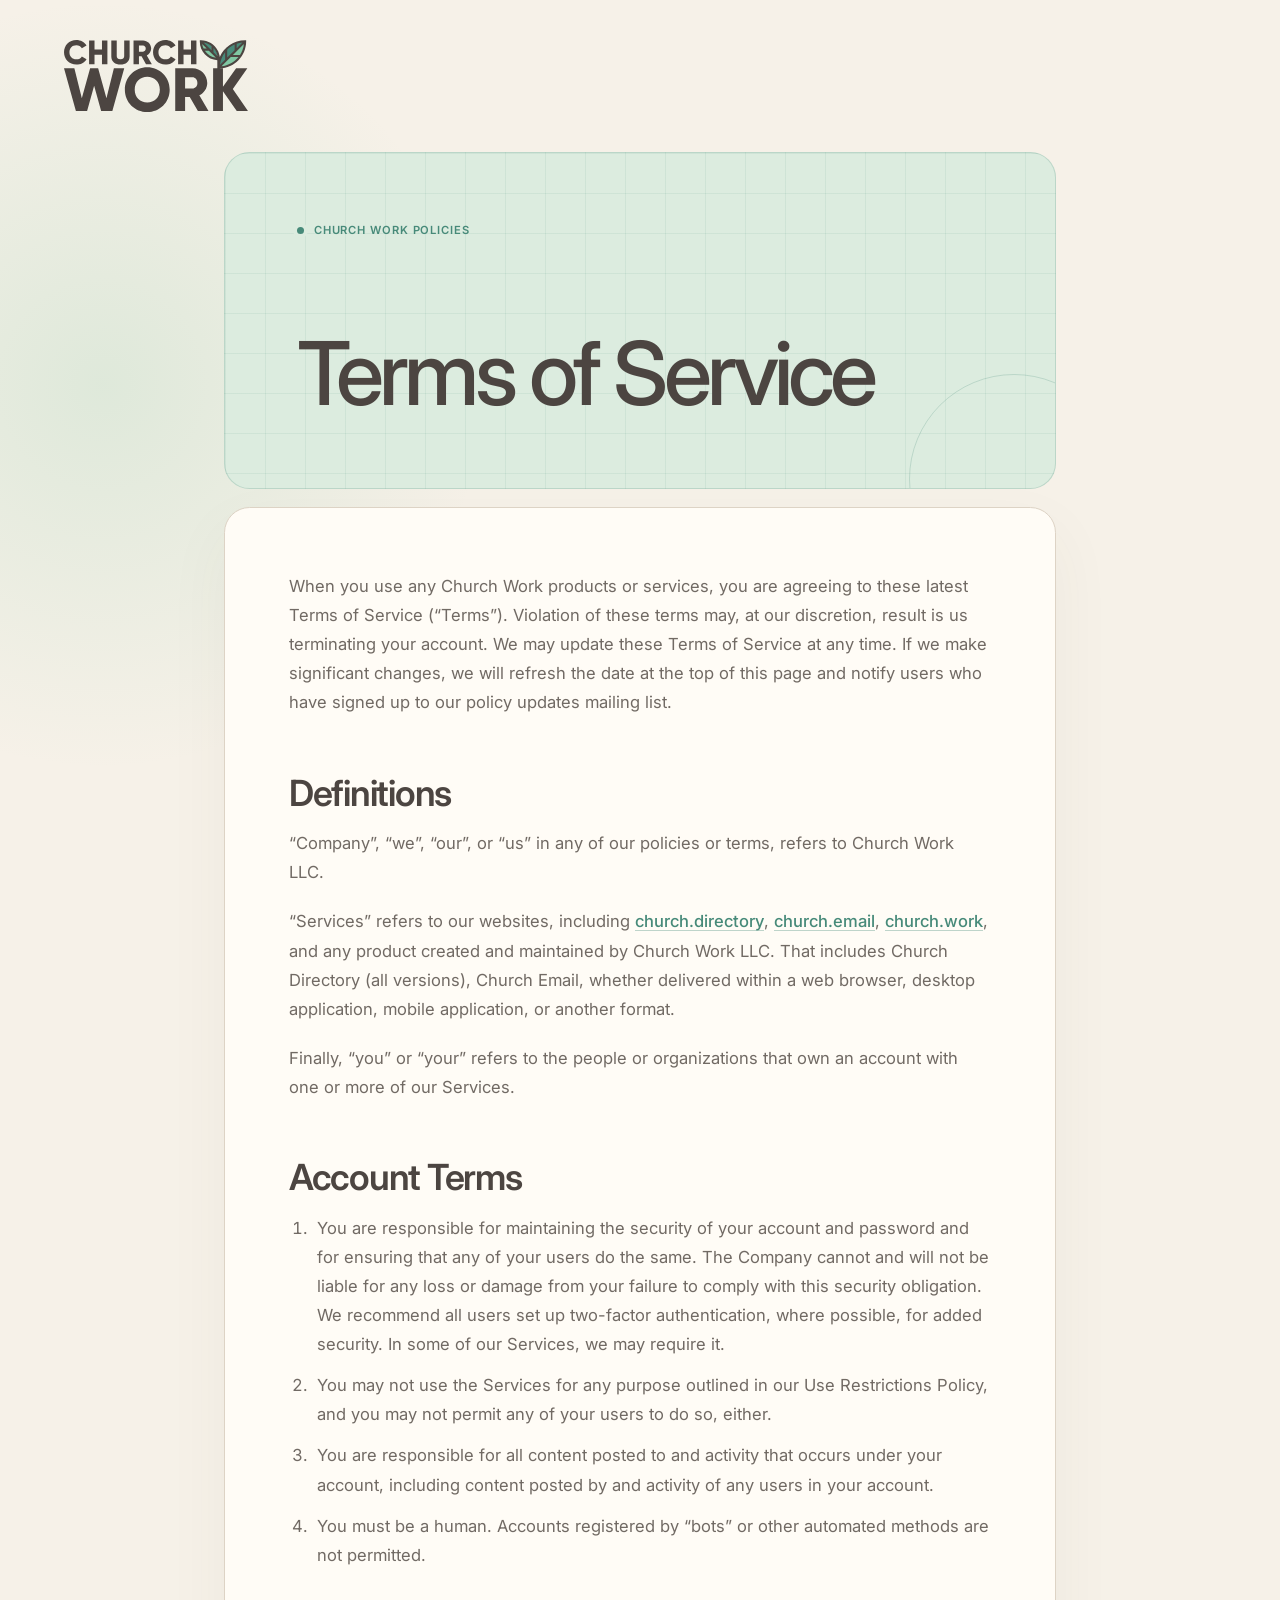
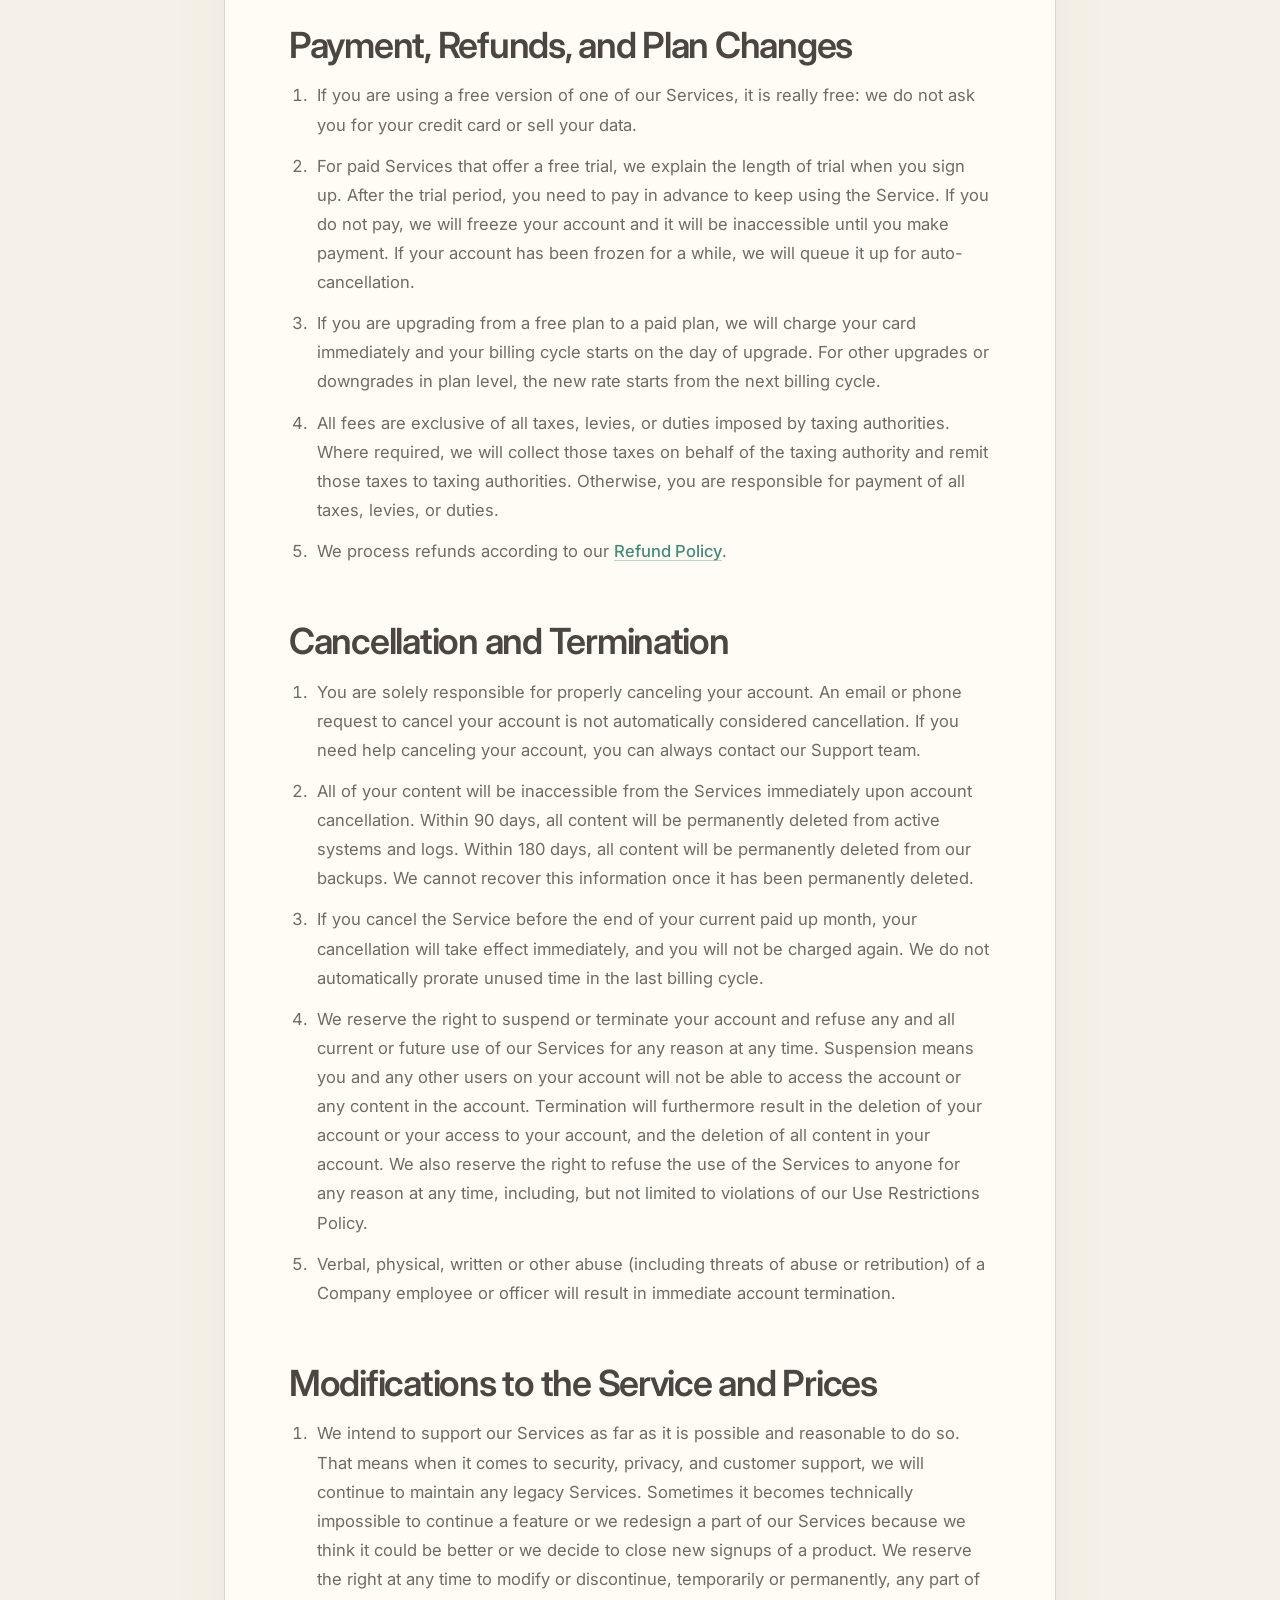
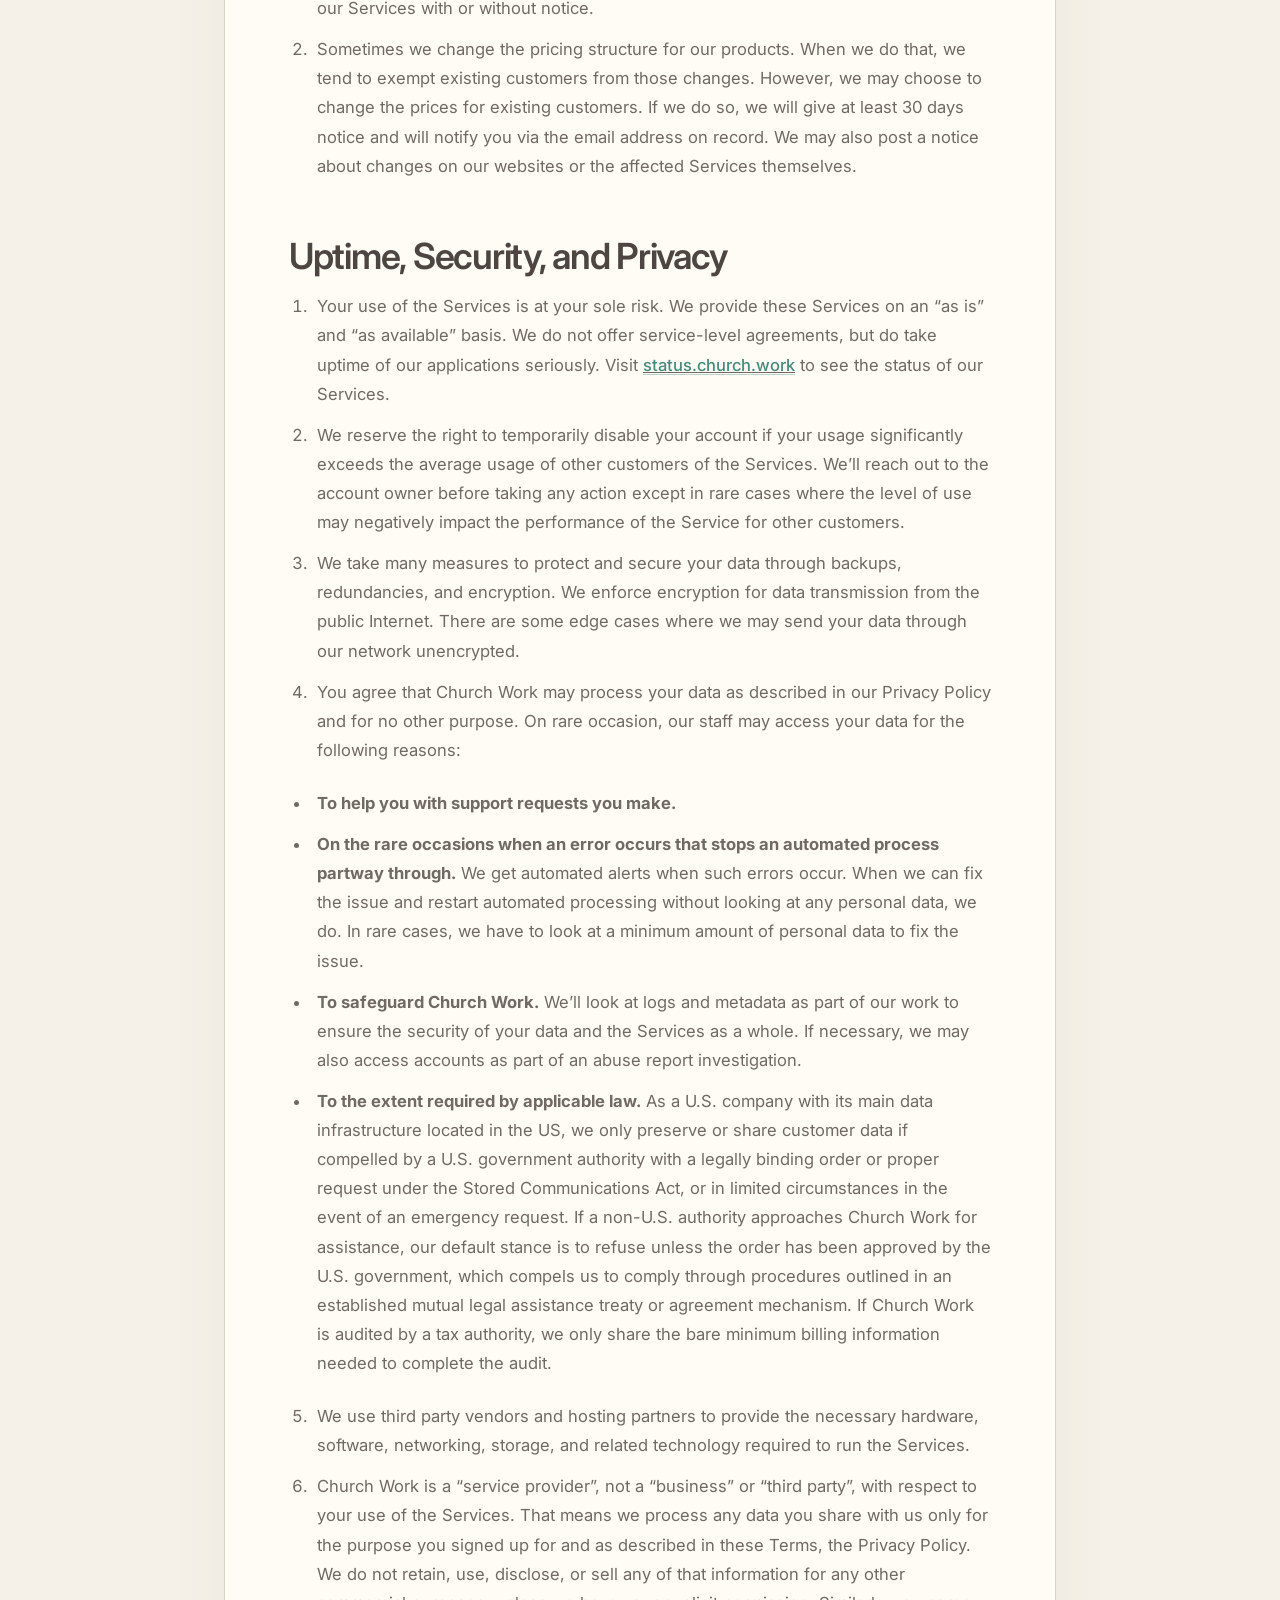
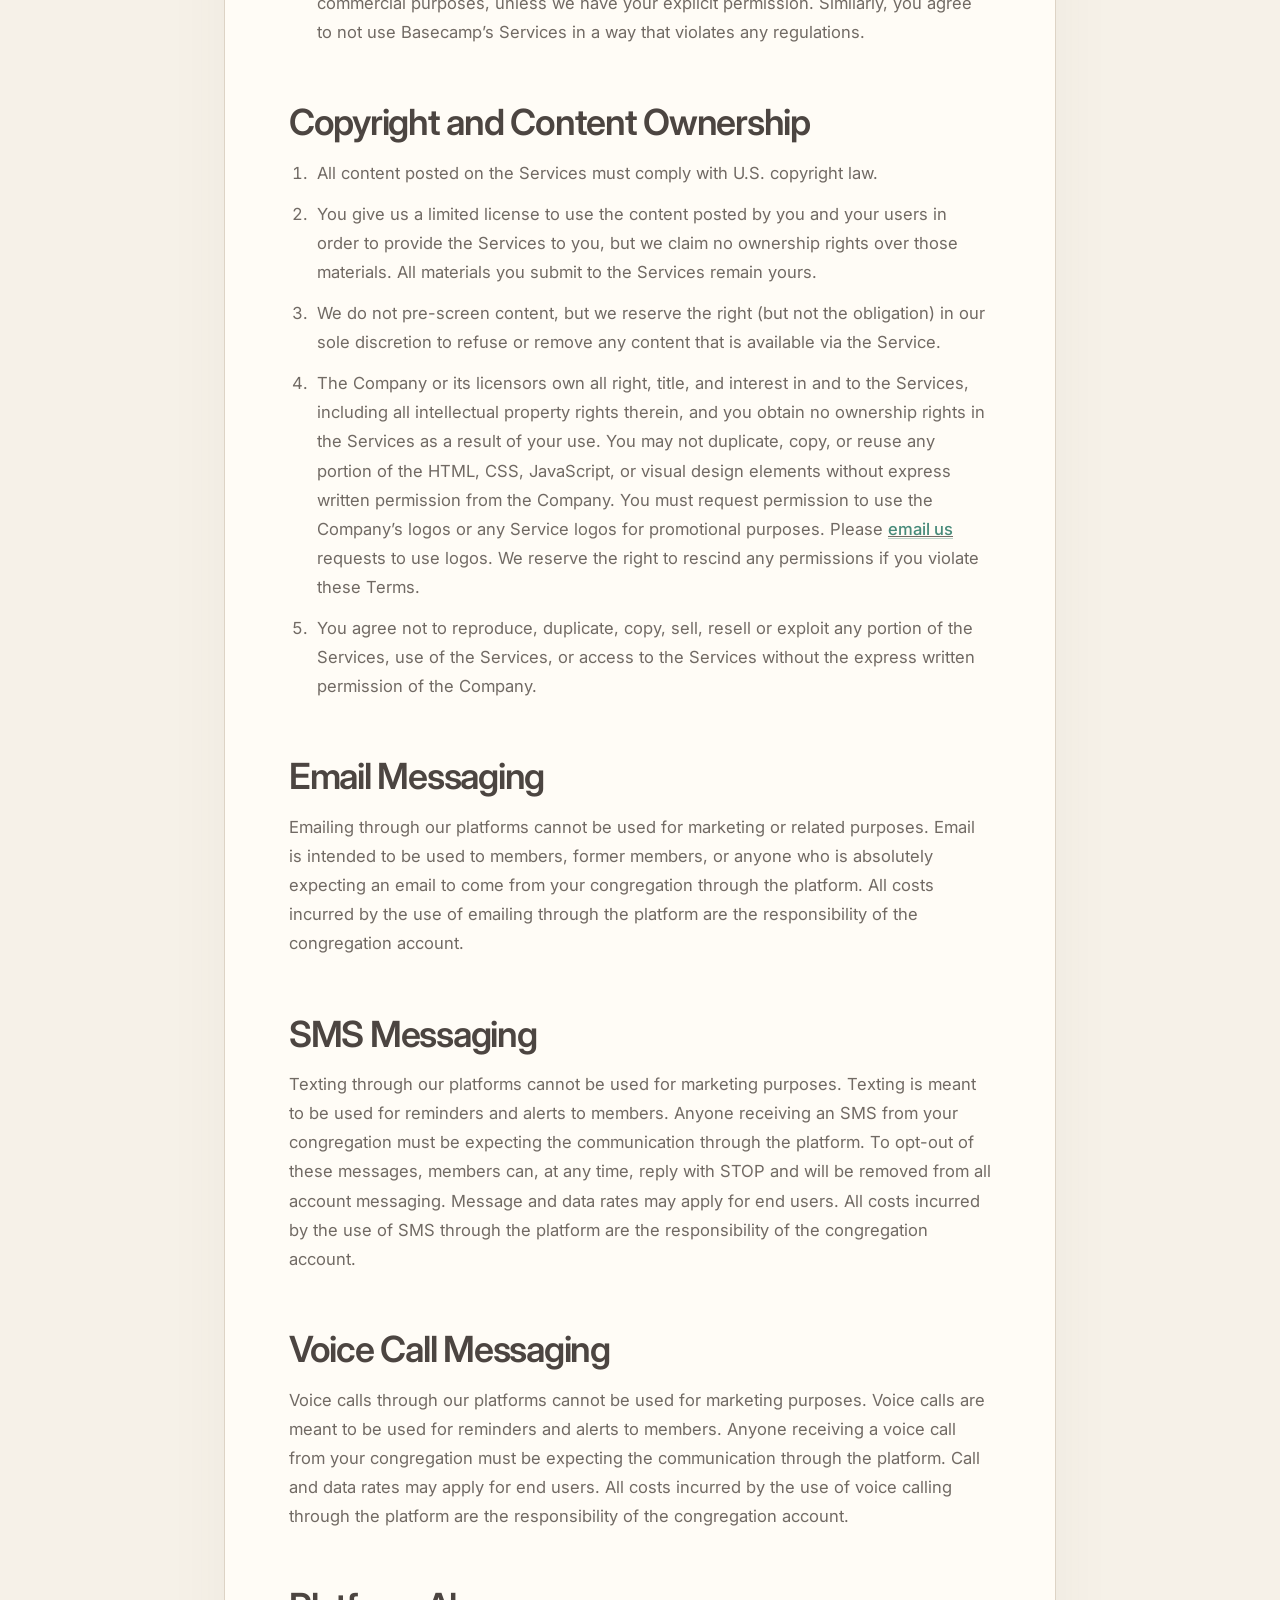
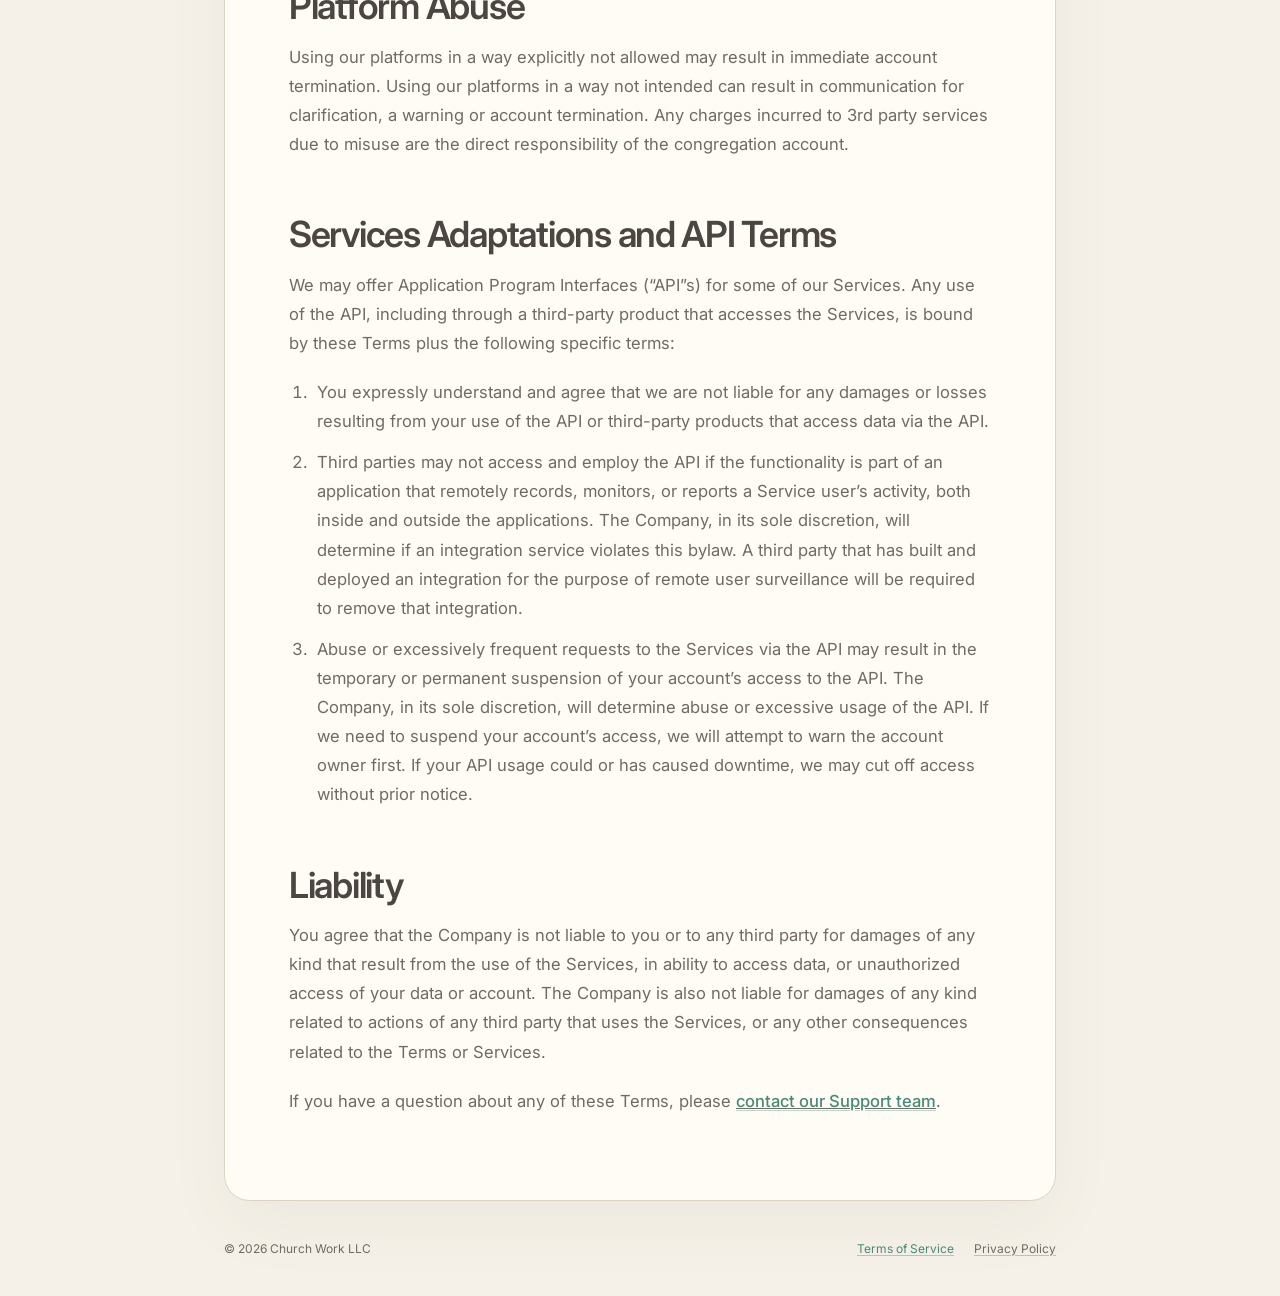
<file: terms-of-service/index.htm>
<!DOCTYPE html>
<html lang="en">
<head>
    <meta charset="utf-8">
    <meta http-equiv="X-UA-Compatible" content="IE=edge">
    <meta name="viewport" content="width=device-width, initial-scale=1">
    <meta name="description" content="Church Work Terms of Service">
    <meta name="author" content="Church Work LLC">
    <meta property="og:type" content="website">
    <meta property="og:url" content="https://church.work/terms-of-service/">
    <meta property="og:title" content="Terms of Service - Church Work">
    <meta property="og:description" content="Church Work Terms of Service">
    <meta name="twitter:card" content="summary">
    <meta name="twitter:title" content="Terms of Service - Church Work">
    <meta name="twitter:description" content="Church Work Terms of Service">

    <link rel="apple-touch-icon" sizes="180x180" href="../img/favicons/apple-touch-icon.png">
    <link rel="icon" type="image/png" sizes="32x32" href="../img/favicons/favicon-32x32.png">
    <link rel="icon" type="image/png" sizes="16x16" href="../img/favicons/favicon-16x16.png">
    <link rel="icon" href="../img/favicons/favicon.ico" sizes="any">
    <link rel="manifest" href="../img/favicons/site.webmanifest">
    <meta name="theme-color" content="#f6f1e8">

    <title>Terms of Service - Church Work</title>

    <link rel="canonical" href="https://church.work/terms-of-service/">
    <link rel="preconnect" href="https://fonts.googleapis.com">
    <link rel="preconnect" href="https://fonts.gstatic.com" crossorigin>
    <link href="https://fonts.googleapis.com/css2?family=EB+Garamond:ital@1&amp;family=Inter:wght@400;500;600&amp;display=swap" rel="stylesheet">
    <link rel="stylesheet" href="../styles.css">
    <script src="https://cdn.usefathom.com/script.js" data-site="RSKURLSF" defer></script>
</head>

<body class="legal-page" data-file-root="..">

    <div class="legal-shell">
        <!-- Header -->
        <header class="legal-header">
          <nav aria-label="Global">
            <a href="/" aria-label="Church Work home">
              <img src="../img/logo_cw_v3_2026.svg" alt="Church Work" width="6390" height="2509">
            </a>
          </nav>
        </header>
      
        <main class="legal-main">
          <!-- Header section -->
          <div class="legal-hero">
            <p class="eyebrow"><i aria-hidden="true"></i>Church Work policies</p>
            <h1>Terms of Service</h1>
          </div>

          <article class="legal-content">
<p>When you use any Church Work products or services, you are agreeing to these latest Terms of Service (“Terms”). Violation of these terms may, at our discretion, result is us terminating your account.<br>
We may update these Terms of Service at any time. If we make significant changes, we will refresh the date at the top of this page and notify users who have signed up to our policy updates mailing list.</p><br>
<h2 id='Definitions'>Definitions</h2><br>
<p>“Company”, “we”, “our”, or “us” in any of our policies or terms, refers to Church Work LLC.</p><br>
<p>“Services” refers to our websites, including <a href='church.directory'>church.directory</a>, <a href='church.email'>church.email</a>, <a href='church.work'>church.work</a>, and any product created and maintained by Church Work LLC. That includes Church Directory (all versions), Church Email, whether delivered within a web browser, desktop application, mobile application, or another format.</p><br>
<p>Finally, “you” or “your” refers to the people or organizations that own an account with one or more of our Services.</p><br>
<h2 id='Account Terms'>Account Terms</h2><br>
<ol start='1' style='--data-list-start: 1;'>
<li>You are responsible for maintaining the security of your account and password and for ensuring that any of your users do the same. The Company cannot and will not be liable for any loss or damage from your failure to comply with this security obligation. We recommend all users set up two-factor authentication, where possible, for added security. In some of our Services, we may require it.</li>
<li>You may not use the Services for any purpose outlined in our Use Restrictions Policy, and you may not permit any of your users to do so, either.</li>
<li>You are responsible for all content posted to and activity that occurs under your account, including content posted by and activity of any users in your account.</li>
<li>You must be a human. Accounts registered by “bots” or other automated methods are not permitted.</li>
</ol><br>
<h2 id='Payment, Refunds, and Plan Changes'>Payment, Refunds, and Plan Changes</h2><br>
<ol start='1' style='--data-list-start: 1;'>
<li>If you are using a free version of one of our Services, it is really free: we do not ask you for your credit card or sell your data.</li>
<li>For paid Services that offer a free trial, we explain the length of trial when you sign up. After the trial period, you need to pay in advance to keep using the Service. If you do not pay, we will freeze your account and it will be inaccessible until you make payment. If your account has been frozen for a while, we will queue it up for auto-cancellation.</li>
<li>If you are upgrading from a free plan to a paid plan, we will charge your card immediately and your billing cycle starts on the day of upgrade. For other upgrades or downgrades in plan level, the new rate starts from the next billing cycle.</li>
<li>All fees are exclusive of all taxes, levies, or duties imposed by taxing authorities. Where required, we will collect those taxes on behalf of the taxing authority and remit those taxes to taxing authorities. Otherwise, you are responsible for payment of all taxes, levies, or duties.</li>
<li>We process refunds according to our <a href="/refund-policy" class="text-blue-300">Refund Policy</a>.</li>
</ol><br>
<h2 id='Cancellation and Termination'>Cancellation and Termination</h2><br>
<ol start='1' style='--data-list-start: 1;'>
<li>You are solely responsible for properly canceling your account. An email or phone request to cancel your account is not automatically considered cancellation. If you need help canceling your account, you can always contact our Support team.</li>
<li>All of your content will be inaccessible from the Services immediately upon account cancellation. Within 90 days, all content will be permanently deleted from active systems and logs. Within 180 days, all content will be permanently deleted from our backups. We cannot recover this information once it has been permanently deleted.</li>
<li>If you cancel the Service before the end of your current paid up month, your cancellation will take effect immediately, and you will not be charged again. We do not automatically prorate unused time in the last billing cycle.</li>
<li>We reserve the right to suspend or terminate your account and refuse any and all current or future use of our Services for any reason at any time. Suspension means you and any other users on your account will not be able to access the account or any content in the account. Termination will furthermore result in the deletion of your account or your access to your account, and the deletion of all content in your account. We also reserve the right to refuse the use of the Services to anyone for any reason at any time, including, but not limited to violations of our Use Restrictions Policy.</li>
<li>Verbal, physical, written or other abuse (including threats of abuse or retribution) of a Company employee or officer will result in immediate account termination.</li>
</ol><br>
<h2 id='Modifications to the Service and Prices'>Modifications to the Service and Prices</h2><br>
<ol start='1' style='--data-list-start: 1;'>
<li>We intend to support our Services as far as it is possible and reasonable to do so. That means when it comes to security, privacy, and customer support, we will continue to maintain any legacy Services. Sometimes it becomes technically impossible to continue a feature or we redesign a part of our Services because we think it could be better or we decide to close new signups of a product. We reserve the right at any time to modify or discontinue, temporarily or permanently, any part of our Services with or without notice.</li>
<li>Sometimes we change the pricing structure for our products. When we do that, we tend to exempt existing customers from those changes. However, we may choose to change the prices for existing customers. If we do so, we will give at least 30 days notice and will notify you via the email address on record. We may also post a notice about changes on our websites or the affected Services themselves.</li>
</ol><br>
<h2 id='Uptime, Security, and Privacy'>Uptime, Security, and Privacy</h2><br>
<ol start='1' style='--data-list-start: 1;'>
<li>Your use of the Services is at your sole risk. We provide these Services on an “as is” and “as available” basis. We do not offer service-level agreements, but do take uptime of our applications seriously. Visit <u><a href='https://status.church.work/'>status.church.work</a></u> to see the status of our Services.</li>
<li>We reserve the right to temporarily disable your account if your usage significantly exceeds the average usage of other customers of the Services. We’ll reach out to the account owner before taking any action except in rare cases where the level of use may negatively impact the performance of the Service for other customers.</li>
<li>We take many measures to protect and secure your data through backups, redundancies, and encryption. We enforce encryption for data transmission from the public Internet. There are some edge cases where we may send your data through our network unencrypted.</li>
<li>You agree that Church Work may process your data as described in our Privacy Policy and for no other purpose. On rare occasion, our staff may access your data for the following reasons:</li>
</ol><ul>
<li><b>To help you with support requests you make.</b></li>
<li><b>On the rare occasions when an error occurs that stops an automated process partway through.</b> We get automated alerts when such errors occur. When we can fix the issue and restart automated processing without looking at any personal data, we do. In rare cases, we have to look at a minimum amount of personal data to fix the issue.</li>
<li><b>To safeguard Church Work.</b> We’ll look at logs and metadata as part of our work to ensure the security of your data and the Services as a whole. If necessary, we may also access accounts as part of an abuse report investigation.</li>
<li><b>To the extent required by applicable law.</b> As a U.S. company with its main data infrastructure located in the US, we only preserve or share customer data if compelled by a U.S. government authority with a legally binding order or proper request under the Stored Communications Act, or in limited circumstances in the event of an emergency request. If a non-U.S. authority approaches Church Work for assistance, our default stance is to refuse unless the order has been approved by the U.S. government, which compels us to comply through procedures outlined in an established mutual legal assistance treaty or agreement mechanism. If Church Work is audited by a tax authority, we only share the bare minimum billing information needed to complete the audit.</li>
</ul><ol start='5' style='--data-list-start: 5;'>
<li>We use third party vendors and hosting partners to provide the necessary hardware, software, networking, storage, and related technology required to run the Services.</li>
<li>Church Work is a “service provider”, not a “business” or “third party”, with respect to your use of the Services. That means we process any data you share with us only for the purpose you signed up for and as described in these Terms, the Privacy Policy. We do not retain, use, disclose, or sell any of that information for any other commercial purposes, unless we have your explicit permission. Similarly, you agree to not use Basecamp’s Services in a way that violates any regulations.</li>
</ol><br>
<h2 id='Copyright and Content Ownership'>Copyright and Content Ownership</h2><br>
<ol start='1' style='--data-list-start: 1;'>
<li>All content posted on the Services must comply with U.S. copyright law.</li>
<li>You give us a limited license to use the content posted by you and your users in order to provide the Services to you, but we claim no ownership rights over those materials. All materials you submit to the Services remain yours.</li>
<li>We do not pre-screen content, but we reserve the right (but not the obligation) in our sole discretion to refuse or remove any content that is available via the Service.</li>
<li>The Company or its licensors own all right, title, and interest in and to the Services, including all intellectual property rights therein, and you obtain no ownership rights in the Services as a result of your use. You may not duplicate, copy, or reuse any portion of the HTML, CSS, JavaScript, or visual design elements without express written permission from the Company. You must request permission to use the Company’s logos or any Service logos for promotional purposes. Please <u><a href='mailto:hello@church.work'>email us</a></u> requests to use logos. We reserve the right to rescind any permissions if you violate these Terms.</li>
<li>You agree not to reproduce, duplicate, copy, sell, resell or exploit any portion of the Services, use of the Services, or access to the Services without the express written permission of the Company.</li>
</ol>
<br>
<h2 class="font-semibold" id='SMS Messaging'>Email Messaging</h2><br>
<p>
    Emailing through our platforms cannot be used for marketing or related purposes. Email is intended to be used to members, former members, or anyone who is absolutely expecting an email to come from your congregation through the platform. All costs incurred by the use of emailing through the platform are the responsibility of the congregation account.
</p>
<br>
<h2 class="font-semibold" id='SMS Messaging'>SMS Messaging</h2><br>
<p>
    Texting through our platforms cannot be used for marketing purposes. Texting is meant to be used for reminders and alerts to members. Anyone receiving an SMS from your congregation must be expecting the communication through the platform. To opt-out of these messages, members can, at any time, reply with STOP and will be removed from all account messaging. Message and data rates may apply for end users. All costs incurred by the use of SMS through the platform are the responsibility of the congregation account.
</p>
<br>
<h2 class="font-semibold" id='SMS Messaging'>Voice Call Messaging</h2><br>
<p>
    Voice calls through our platforms cannot be used for marketing purposes. Voice calls are meant to be used for reminders and alerts to members. Anyone receiving a voice call from your congregation must be expecting the communication through the platform. Call and data rates may apply for end users. All costs incurred by the use of voice calling through the platform are the responsibility of the congregation account.
</p>
<br>
<h2 class="font-semibold" id='SMS Messaging'>Platform Abuse</h2><br>
<p>
    Using our platforms in a way explicitly not allowed may result in immediate account termination. Using our platforms in a way not intended can result in communication for clarification, a warning or account termination. Any charges incurred to 3rd party services due to misuse are the direct responsibility of the congregation account.
</p>
<h2 id='Services Adaptations and API Terms'>Services Adaptations and API Terms</h2><br>
<p>We may offer Application Program Interfaces (“API”s) for some of our Services. Any use of the API, including through a third-party product that accesses the Services, is bound by these Terms plus the following specific terms:</p><br>
<ol start='1' style='--data-list-start: 1;'>
<li>You expressly understand and agree that we are not liable for any damages or losses resulting from your use of the API or third-party products that access data via the API.</li>
<li>Third parties may not access and employ the API if the functionality is part of an application that remotely records, monitors, or reports a Service user’s activity, both inside and outside the applications. The Company, in its sole discretion, will determine if an integration service violates this bylaw. A third party that has built and deployed an integration for the purpose of remote user surveillance will be required to remove that integration.</li>
<li>Abuse or excessively frequent requests to the Services via the API may result in the temporary or permanent suspension of your account’s access to the API. The Company, in its sole discretion, will determine abuse or excessive usage of the API. If we need to suspend your account’s access, we will attempt to warn the account owner first. If your API usage could or has caused downtime, we may cut off access without prior notice.</li>
</ol><br>
<h2 id='Liability'>Liability</h2><br>
<p>You agree that the Company is not liable to you or to any third party for damages of any kind that result from the use of the Services, in ability to access data, or unauthorized access of your data or account. The Company is also not liable for damages of any kind related to actions of any third party that uses the Services, or any other consequences related to the Terms or Services.</p><br>
<p>If you have a question about any of these Terms, please <u><a href='mailto:hello@church.work'>contact our Support team</a></u>.</p><br>
          </article>

        </main>
      
        <!-- Footer -->
        <footer class="legal-footer">
          <p>&copy; <span class="current-year"></span> Church Work LLC</p>
          <nav aria-label="Policy links">
            <a href="/terms-of-service/" aria-current="page">Terms of Service</a>
            <a href="/privacy-policy/">Privacy Policy</a>
          </nav>
        </footer>
      </div>
    <script>
      document.querySelector(".current-year").textContent = new Date().getFullYear();
      if (window.location.protocol === "file:") {
        const fileRoot = document.body.dataset.fileRoot;
        document.querySelectorAll('a[href^="/"]').forEach((link) => {
          const path = link.getAttribute("href").replace(/^\/+|\/+$/g, "");
          link.href = path ? `${fileRoot}/${path}/index.htm` : `${fileRoot}/index.htm`;
        });
      }
    </script>
</body>
</html>
</file>
<file: styles.css>
:root {
  color-scheme: light;
  --background: #f6f1e8;
  --surface: #fffcf6;
  --surface-muted: #eee8dd;
  --foreground: #4c4541;
  --secondary: #716a64;
  --muted: #948b82;
  --border: #ddd3c5;
  --sage: #478a79;
  --sage-light: #80c7a3;
  --sage-soft: #dcecdf;
  --warm: #b8785c;
  --warm-soft: #f2dfd2;
}

* { box-sizing: border-box; }

html {
  min-width: 320px;
  background: var(--background);
}

body {
  min-height: 100svh;
  margin: 0;
  overflow-x: hidden;
  background: var(--background);
  color: var(--foreground);
  font-family: "Inter", -apple-system, BlinkMacSystemFont, "Segoe UI", sans-serif;
}

.site-shell {
  display: grid;
  min-height: calc(100svh - 5rem);
  place-items: center;
  padding: clamp(1rem, 3vw, 2.5rem);
}

.hero {
  display: grid;
  width: min(100%, 72rem);
  grid-template-columns: minmax(18rem, 0.9fr) minmax(0, 1.35fr);
  gap: clamp(0.75rem, 1.5vw, 1.125rem);
}

.brand-panel,
.intro,
.product-card {
  border: 1px solid var(--border);
  border-radius: clamp(1.15rem, 2vw, 1.75rem);
}

.brand-panel {
  position: relative;
  display: flex;
  min-height: clamp(32rem, 69vh, 42rem);
  overflow: hidden;
  flex-direction: column;
  align-items: center;
  justify-content: space-between;
  padding: clamp(1.5rem, 3vw, 2.25rem);
  background-color: var(--sage-soft);
  background-image:
    linear-gradient(rgba(71, 138, 121, 0.09) 1px, transparent 1px),
    linear-gradient(90deg, rgba(71, 138, 121, 0.09) 1px, transparent 1px);
  background-size: 2.5rem 2.5rem;
}

.brand-panel::before,
.brand-panel::after {
  position: absolute;
  border: 1px solid rgba(71, 138, 121, 0.22);
  border-radius: 50%;
  content: "";
}

.brand-panel::before {
  top: -9rem;
  right: -7rem;
  width: 18rem;
  height: 18rem;
}

.brand-panel::after {
  bottom: -5rem;
  left: -4rem;
  width: 11rem;
  height: 11rem;
}

.brand-kicker,
.brand-location {
  position: relative;
  z-index: 2;
  align-self: flex-start;
  color: var(--sage);
  font-size: 0.65rem;
  font-weight: 600;
  letter-spacing: 0.09em;
  text-transform: uppercase;
}

.brand-location { align-self: flex-end; }

.brand-frame {
  position: relative;
  z-index: 1;
  display: grid;
  width: min(100%, 22rem);
  min-height: 12rem;
  place-items: center;
  padding: clamp(1.5rem, 3vw, 2.25rem);
  border: 1px solid rgba(71, 138, 121, 0.24);
  border-radius: 2rem;
  background: rgba(255, 252, 246, 0.68);
  box-shadow: 0 1.5rem 4rem rgba(76, 69, 65, 0.09);
  transform: rotate(-1.5deg);
}

.brand-mark {
  width: 100%;
  height: auto;
  transform: rotate(1.5deg);
}

.content {
  display: grid;
  min-width: 0;
  grid-template-rows: minmax(20rem, 1.2fr) minmax(12rem, 0.8fr);
  gap: clamp(0.75rem, 1.5vw, 1.125rem);
}

.intro {
  display: flex;
  flex-direction: column;
  justify-content: space-between;
  padding: clamp(2rem, 5vw, 4.75rem);
  background: var(--surface);
}

.eyebrow,
.product-meta {
  margin: 0;
  color: var(--sage);
  font-size: 0.7rem;
  font-weight: 600;
  letter-spacing: 0.08em;
  line-height: 1;
  text-transform: uppercase;
}

.eyebrow {
  display: flex;
  align-items: center;
  gap: 0.6rem;
}

.eyebrow i {
  display: block;
  width: 0.45rem;
  height: 0.45rem;
  border-radius: 50%;
  background: var(--sage);
  box-shadow: 0 0 0 0.25rem var(--sage-soft);
}

h1 {
  max-width: 10.5ch;
  margin: clamp(3.5rem, 8vh, 6.75rem) 0 0;
  font-size: clamp(2.8rem, 5.2vw, 5.15rem);
  font-weight: 500;
  letter-spacing: -0.055em;
  line-height: 0.93;
  text-wrap: balance;
}

h1 em {
  display: block;
  margin-top: 0.08em;
  color: var(--sage);
  font-family: "EB Garamond", Garamond, Georgia, serif;
  font-size: 1.08em;
  font-weight: 400;
  letter-spacing: -0.035em;
  line-height: 0.88;
}

.lede {
  max-width: 35rem;
  margin: clamp(2.25rem, 5vh, 4rem) 0 0;
  color: var(--secondary);
  font-size: clamp(0.96rem, 1.35vw, 1.08rem);
  line-height: 1.6;
}

.products {
  display: grid;
  grid-template-columns: repeat(2, minmax(0, 1fr));
  gap: clamp(0.75rem, 1.5vw, 1.125rem);
}

.product-card {
  position: relative;
  display: flex;
  min-width: 0;
  overflow: hidden;
  flex-direction: column;
  justify-content: flex-end;
  padding: clamp(1.5rem, 3vw, 2.25rem);
  background: var(--surface-muted);
  color: inherit;
  text-decoration: none;
  transition: border-color 180ms ease, transform 180ms ease;
}

.product-card--warm {
  border-color: rgba(184, 120, 92, 0.22);
  background: var(--warm-soft);
}

.product-card:hover {
  border-color: rgba(71, 138, 121, 0.55);
  transform: translateY(-2px);
}

.product-card--warm:hover { border-color: rgba(184, 120, 92, 0.58); }

.product-card:focus-visible,
.site-footer a:focus-visible {
  outline: 3px solid rgba(71, 138, 121, 0.3);
  outline-offset: 3px;
}

.product-meta { margin-bottom: auto; }

.product-meta span {
  display: inline-grid;
  width: 1.65rem;
  height: 1.65rem;
  margin-right: 0.55rem;
  place-items: center;
  border: 1px solid currentColor;
  border-radius: 50%;
  font-size: 0.58rem;
}

h2 {
  position: relative;
  z-index: 1;
  margin: clamp(2.25rem, 4vh, 3.25rem) 0 0.55rem;
  font-size: clamp(1.2rem, 2vw, 1.6rem);
  font-weight: 600;
  letter-spacing: -0.035em;
  line-height: 1.05;
}

.product-card > p:last-of-type {
  position: relative;
  z-index: 1;
  max-width: 24rem;
  margin: 0;
  color: var(--secondary);
  font-size: clamp(0.78rem, 1vw, 0.88rem);
  line-height: 1.5;
}

.product-link {
  position: relative;
  z-index: 1;
  display: inline-flex;
  align-items: center;
  align-self: flex-start;
  gap: 0.4rem;
  margin-top: 1.1rem;
  color: var(--sage);
  font-size: 0.73rem;
  font-weight: 600;
  letter-spacing: 0.01em;
}

.product-card--warm .product-meta,
.product-card--warm .product-link { color: #9a5e46; }

.product-link i {
  font-size: 0.9rem;
  font-style: normal;
  line-height: 1;
}

.product-accent {
  position: absolute;
  right: -2.25rem;
  bottom: -2.25rem;
  width: 7rem;
  height: 7rem;
  border: 1px solid rgba(71, 138, 121, 0.23);
  border-radius: 50%;
}

.product-card--warm .product-accent { border-color: rgba(184, 120, 92, 0.3); }

.product-accent::before,
.product-accent::after {
  position: absolute;
  background: rgba(71, 138, 121, 0.23);
  content: "";
}

.product-card--warm .product-accent::before,
.product-card--warm .product-accent::after { background: rgba(184, 120, 92, 0.3); }

.product-accent::before {
  top: 50%;
  right: 0;
  left: 0;
  height: 1px;
}

.product-accent::after {
  top: 0;
  bottom: 0;
  left: 50%;
  width: 1px;
}

.site-footer {
  display: flex;
  width: min(calc(100% - 2rem), 72rem);
  margin: 0 auto;
  align-items: center;
  justify-content: space-between;
  gap: 1rem 2rem;
  padding: 0 0 2rem;
  color: var(--secondary);
  font-size: 0.75rem;
}

.site-footer p { margin: 0; }

.site-footer nav {
  display: flex;
  flex-wrap: wrap;
  justify-content: flex-end;
  gap: 0.55rem 1.25rem;
}

.site-footer a {
  color: inherit;
  text-decoration-color: rgba(71, 138, 121, 0.4);
  text-underline-offset: 0.2em;
}

.site-footer a:hover { color: var(--sage); }

/* Policy pages */

.legal-page {
  background:
    radial-gradient(circle at 8% 5%, rgba(128, 199, 163, 0.2), transparent 24rem),
    var(--background);
}

.legal-shell {
  display: flex;
  min-height: 100svh;
  flex-direction: column;
}

.legal-header {
  width: min(calc(100% - 2rem), 72rem);
  margin: 0 auto;
  padding: clamp(1.25rem, 3vw, 2rem) 0;
}

.legal-header nav {
  display: flex;
  align-items: center;
}

.legal-header a {
  display: inline-flex;
  padding: 0.5rem;
  margin-left: -0.5rem;
  border-radius: 0.75rem;
}

.legal-header a:focus-visible,
.legal-content a:focus-visible,
.legal-footer a:focus-visible {
  outline: 3px solid rgba(71, 138, 121, 0.3);
  outline-offset: 3px;
}

.legal-header img {
  display: block;
  width: clamp(9rem, 18vw, 11.5rem);
  height: auto;
}

.legal-main {
  width: min(calc(100% - 2rem), 52rem);
  margin: 0 auto;
}

.legal-hero {
  position: relative;
  overflow: hidden;
  padding: clamp(2.25rem, 6vw, 4.5rem);
  border: 1px solid rgba(71, 138, 121, 0.22);
  border-radius: clamp(1.25rem, 2vw, 1.75rem);
  background-color: var(--sage-soft);
  background-image:
    linear-gradient(rgba(71, 138, 121, 0.09) 1px, transparent 1px),
    linear-gradient(90deg, rgba(71, 138, 121, 0.09) 1px, transparent 1px);
  background-size: 2.5rem 2.5rem;
}

.legal-hero::after {
  position: absolute;
  right: -4rem;
  bottom: -6rem;
  width: 13rem;
  height: 13rem;
  border: 1px solid rgba(71, 138, 121, 0.22);
  border-radius: 50%;
  content: "";
}

.legal-hero h1 {
  position: relative;
  z-index: 1;
  max-width: none;
  margin: clamp(3.5rem, 8vw, 6rem) 0 0;
  font-size: clamp(2.75rem, 7vw, 5.5rem);
  letter-spacing: -0.055em;
  line-height: 0.95;
}

.legal-content {
  margin-top: clamp(0.75rem, 1.5vw, 1.125rem);
  padding: clamp(1.5rem, 5vw, 4rem);
  border: 1px solid var(--border);
  border-radius: clamp(1.25rem, 2vw, 1.75rem);
  background: var(--surface);
  box-shadow: 0 1.5rem 4rem rgba(76, 69, 65, 0.05);
  color: var(--secondary);
  font-size: clamp(0.96rem, 1.4vw, 1.04rem);
  line-height: 1.75;
}

.legal-content > :first-child { margin-top: 0; }

.legal-content br { display: none; }

.legal-content p {
  margin: 0 0 1.25rem;
}

.legal-content h2 {
  margin: 3.5rem 0 1rem;
  color: var(--foreground);
  font-size: clamp(1.65rem, 4vw, 2.25rem);
  font-weight: 600;
  letter-spacing: -0.035em;
  line-height: 1.1;
}

.legal-content h3 {
  margin: 2.25rem 0 0.75rem;
  color: var(--foreground);
  font-size: clamp(1.15rem, 2.5vw, 1.4rem);
  font-weight: 600;
  letter-spacing: -0.02em;
  line-height: 1.25;
}

.legal-content ol,
.legal-content ul {
  margin: 0 0 1.5rem;
  padding-left: 1.4rem;
}

.legal-content li {
  margin-bottom: 0.75rem;
  padding-left: 0.35rem;
}

.legal-content a {
  color: var(--sage);
  font-weight: 500;
  text-decoration-color: rgba(71, 138, 121, 0.35);
  text-underline-offset: 0.2em;
}

.legal-content a:hover { text-decoration-color: currentColor; }

.legal-footer {
  display: flex;
  width: min(calc(100% - 2rem), 52rem);
  margin: auto auto 0;
  align-items: center;
  justify-content: space-between;
  gap: 1rem 2rem;
  padding: 2.5rem 0;
  color: var(--secondary);
  font-size: 0.75rem;
}

.legal-footer p { margin: 0; }

.legal-footer nav {
  display: flex;
  flex-wrap: wrap;
  justify-content: flex-end;
  gap: 0.55rem 1.25rem;
}

.legal-footer a {
  color: inherit;
  text-decoration-color: rgba(71, 138, 121, 0.4);
  text-underline-offset: 0.2em;
}

.legal-footer a:hover,
.legal-footer a[aria-current="page"] { color: var(--sage); }

@media (max-width: 850px) {
  .site-shell { display: block; }
  .hero { grid-template-columns: 1fr; }
  .brand-panel { min-height: min(82vw, 34rem); }
  .content { grid-template-rows: auto auto; }
  .intro { min-height: 31rem; }
  h1 { max-width: 11ch; }
}

@media (max-width: 560px) {
  .site-shell { padding: 0.75rem; }

  .brand-panel,
  .intro,
  .product-card { border-radius: 1.15rem; }

  .brand-panel {
    min-height: calc(100vw - 1.5rem);
    padding: 1.25rem;
  }

  .brand-frame {
    width: min(92%, 21rem);
    min-height: 9rem;
    padding: 1.4rem;
    border-radius: 1.35rem;
  }

  .intro {
    min-height: 31rem;
    padding: 1.75rem;
  }

  h1 {
    margin-top: 4rem;
    font-size: clamp(2.7rem, 13vw, 4rem);
  }

  .products { grid-template-columns: 1fr; }

  .product-card {
    min-height: 17rem;
    padding: 1.75rem;
  }

  .site-footer {
    align-items: flex-start;
    flex-direction: column;
    padding-top: 1rem;
  }

  .site-footer nav { justify-content: flex-start; }

  .legal-hero { padding: 1.75rem; }

  .legal-content {
    padding: 1.5rem;
    line-height: 1.65;
  }

  .legal-footer {
    align-items: flex-start;
    flex-direction: column;
  }

  .legal-footer nav { justify-content: flex-start; }
}

@media (prefers-reduced-motion: reduce) {
  .product-card { transition: none; }
}
</file>
